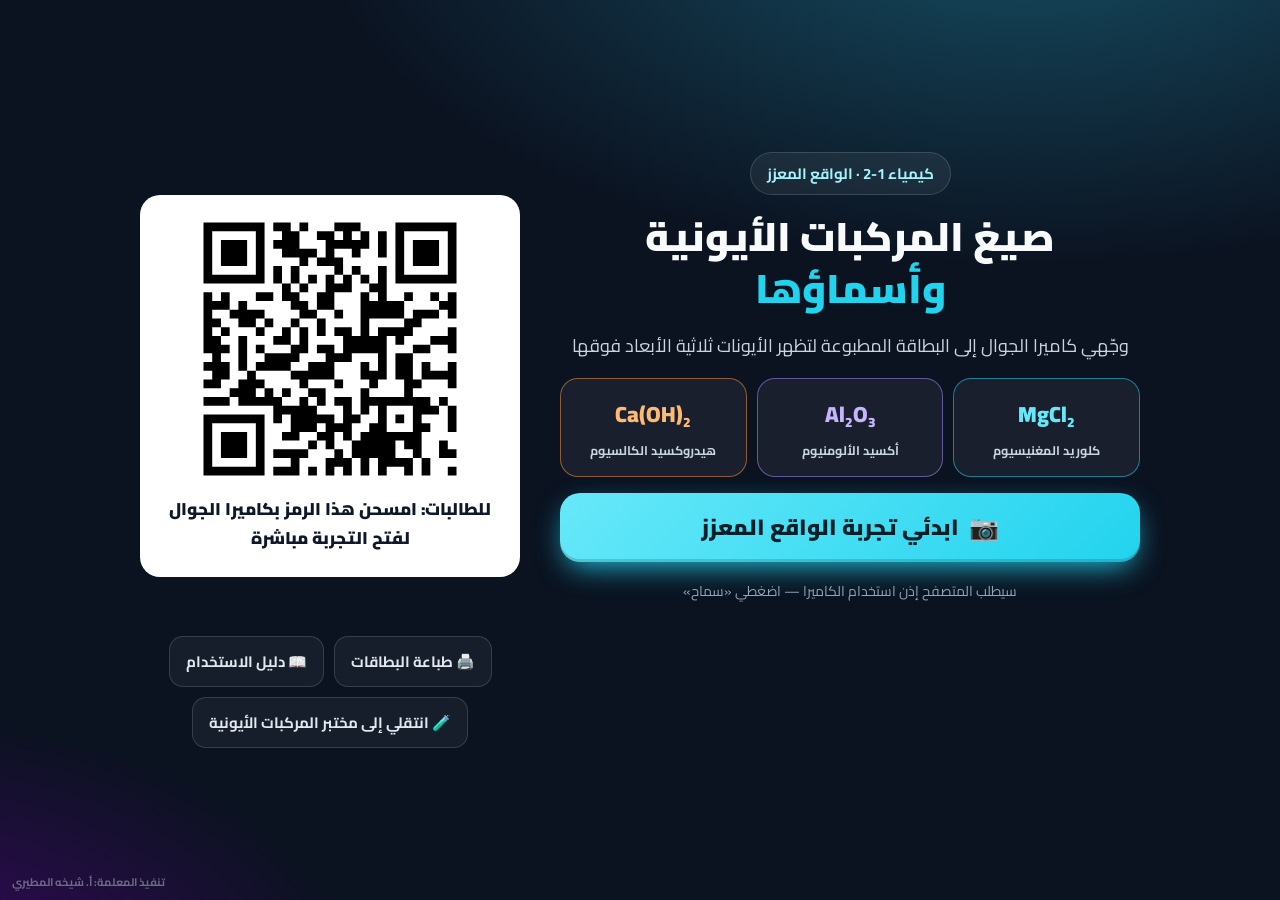
<file: index.html>
<!doctype html>
<html lang="ar" dir="rtl">
<head>
  <meta charset="utf-8">
  <meta name="viewport" content="width=device-width, initial-scale=1, maximum-scale=1, user-scalable=no, viewport-fit=cover">
  <meta name="theme-color" content="#0b1220">
  <title>الواقع المعزز · صيغ المركبات الأيونية</title>
  <link rel="stylesheet" href="lib/style.min.css?v=6">
  <script type="importmap">
  {
    "imports": {
      "three": "./vendor/three/three.module.min.js",
      "three/addons/": "./vendor/three/addons/"
    }
  }
  </script>
  <script>
    /* حماية المحتوى: منع النقر الأيمن والنسخ واختصارات عرض المصدر */
    (function () {
      var stop = function (e) { e.preventDefault(); return false; };
      ['contextmenu', 'copy', 'cut', 'dragstart', 'selectstart'].forEach(function (t) { document.addEventListener(t, stop); });
      document.addEventListener('keydown', function (e) {
        var k = (e.key || '').toLowerCase(), c = e.ctrlKey || e.metaKey;
        if (e.key === 'F12' || (c && ['u', 's', 'p', 'c', 'a'].indexOf(k) > -1) || (c && e.shiftKey && ['i', 'j', 'c', 'k'].indexOf(k) > -1) || (e.metaKey && e.altKey && ['i', 'j', 'c', 'u'].indexOf(k) > -1)) stop(e);
      });
    })();
  </script>
  <style>html,body{-webkit-user-select:none;user-select:none;-webkit-touch-callout:none}img{-webkit-user-drag:none;pointer-events:none}</style>
  <style>
    /* الاسم + إصلاح ظهور الصفحة كاملة على شاشة الحاسب */
    .credit{position:fixed;left:12px;bottom:calc(8px + env(safe-area-inset-bottom,0px));margin:0;font-size:11px;font-weight:700;color:rgba(203,213,225,.45);z-index:21;pointer-events:none}
    .screen{justify-content:flex-start}
    .screen > .intro-card, .screen > .spinner{margin-top:auto}
    .screen > .intro-card:last-child, #loading > p{margin-bottom:auto}
    @media (min-width: 1000px) {
      #intro .intro-card{max-width:1000px;display:grid;grid-template-columns:1fr 380px;column-gap:40px;row-gap:16px;align-items:center}
      #intro .intro-card > *{grid-column:1}
      #intro #qrBox{grid-column:2;grid-row:1 / span 7;flex-direction:column;text-align:center;padding:24px}
      #intro #qrBox #qr svg{width:260px;height:260px}
      #intro .links{grid-column:2;grid-row:8}
      #intro .intro-card h1{font-size:40px}
      #intro .intro-badge{justify-self:center}
    }
  </style>
</head>
<body>

  <!-- ============ شاشة البداية ============ -->
  <section id="intro" class="screen">
    <p class="credit">تنفيذ المعلمة: أ. شيخه المطيري</p>
    <div class="intro-card">
      <div class="intro-badge">كيمياء <bdi dir="ltr">2-1</bdi> · الواقع المعزز</div>
      <h1>صيغ المركبات الأيونية<br><span>وأسماؤها</span></h1>
      <p class="intro-sub">وجّهي كاميرا الجوال إلى البطاقة المطبوعة لتظهر الأيونات ثلاثية الأبعاد فوقها</p>

      <div class="card-list">
        <div class="mini c1"><b dir="ltr">MgCl<sub>2</sub></b><small>كلوريد المغنيسيوم</small></div>
        <div class="mini c2"><b dir="ltr">Al<sub>2</sub>O<sub>3</sub></b><small>أكسيد الألومنيوم</small></div>
        <div class="mini c3"><b dir="ltr">Ca(OH)<sub>2</sub></b><small>هيدروكسيد الكالسيوم</small></div>
      </div>

      <button id="startBtn" class="btn-primary big">
        <span class="ic">📷</span> ابدئي تجربة الواقع المعزز
      </button>
      <p class="note">سيطلب المتصفح إذن استخدام الكاميرا — اضغطي «سماح»</p>
      <div id="qrBox" class="qr hidden">
        <div id="qr"></div>
        <p>للطالبات: امسحن هذا الرمز بكاميرا الجوال لفتح التجربة مباشرة</p>
      </div>
      <div class="links">
        <a href="print.html">🖨️ طباعة البطاقات</a>
        <a href="guide.html">📖 دليل الاستخدام</a>
        <a href="https://ionic-lab-shaikha.netlify.app/">🧪 انتقلي إلى مختبر المركبات الأيونية</a>
      </div>
    </div>
  </section>

  <!-- ============ جاري التحميل ============ -->
  <section id="loading" class="screen hidden">
    <div class="spinner"></div>
    <p>جاري تشغيل الكاميرا وتجهيز التجربة…</p>
  </section>

  <!-- ============ خطأ ============ -->
  <section id="error" class="screen hidden">
    <div class="intro-card">
      <h2>تعذّر تشغيل الكاميرا</h2>
      <p id="errorText" class="intro-sub"></p>
      <button class="btn-primary" onclick="location.reload()">إعادة المحاولة</button>
    </div>
  </section>

  <!-- ============ حاوية الواقع المعزز ============ -->
  <div id="ar"></div>

  <!-- ============ واجهة التجربة ============ -->
  <div id="hud" class="hidden">
    <header class="topbar">
      <div id="cardChip" class="chip">—</div>
      <div id="dots" class="dots"></div>
      <div class="tools">
        <button id="stepBtn" class="icon-btn" title="عرض خطوة بخطوة">⏯</button>
        <button id="resetBtn" class="icon-btn" title="إعادة">↺</button>
        <a href="https://ionic-lab-shaikha.netlify.app/" class="icon-btn" title="مختبر المركبات الأيونية" style="text-decoration:none;display:inline-grid;place-items:center">🧪</a>
      </div>
    </header>

    <!-- إطار البحث عن البطاقة -->
    <div id="scan" class="scan">
      <div class="frame"><i></i><i></i><i></i><i></i><div class="beam"></div></div>
      <p>وجّهي الكاميرا نحو البطاقة المطبوعة<br><small>اجعلي البطاقة كاملة داخل الإطار وفي إضاءة جيدة</small></p>
    </div>

    <!-- اللوحة السفلية -->
    <div id="panel" class="panel">
      <button id="collapseBtn" class="collapse" title="إخفاء/إظهار اللوحة">▾</button>
      <p id="caption" class="caption"></p>

      <div id="mainActions" class="actions">
        <button id="goBtn" class="btn-primary big">⚡ ابدئي التجاذب</button>
      </div>

      <div id="quiz" class="quiz hidden">
        <p id="qText" class="q-text"></p>
        <div id="qOptions" class="options"></div>
        <div id="qResult" class="q-result hidden"></div>
      </div>
    </div>

    <div id="toast" class="toast"></div>
  </div>

  <script type="module" src="lib/app.min.js?v=6"></script>
  <script>
    // يسمح بعمل التجربة دون إنترنت بعد أول فتح
    if ('serviceWorker' in navigator && location.protocol === 'https:') {
      navigator.serviceWorker.register('sw.js').catch(() => {});
    }
  </script>
</body>
</html>
</file>
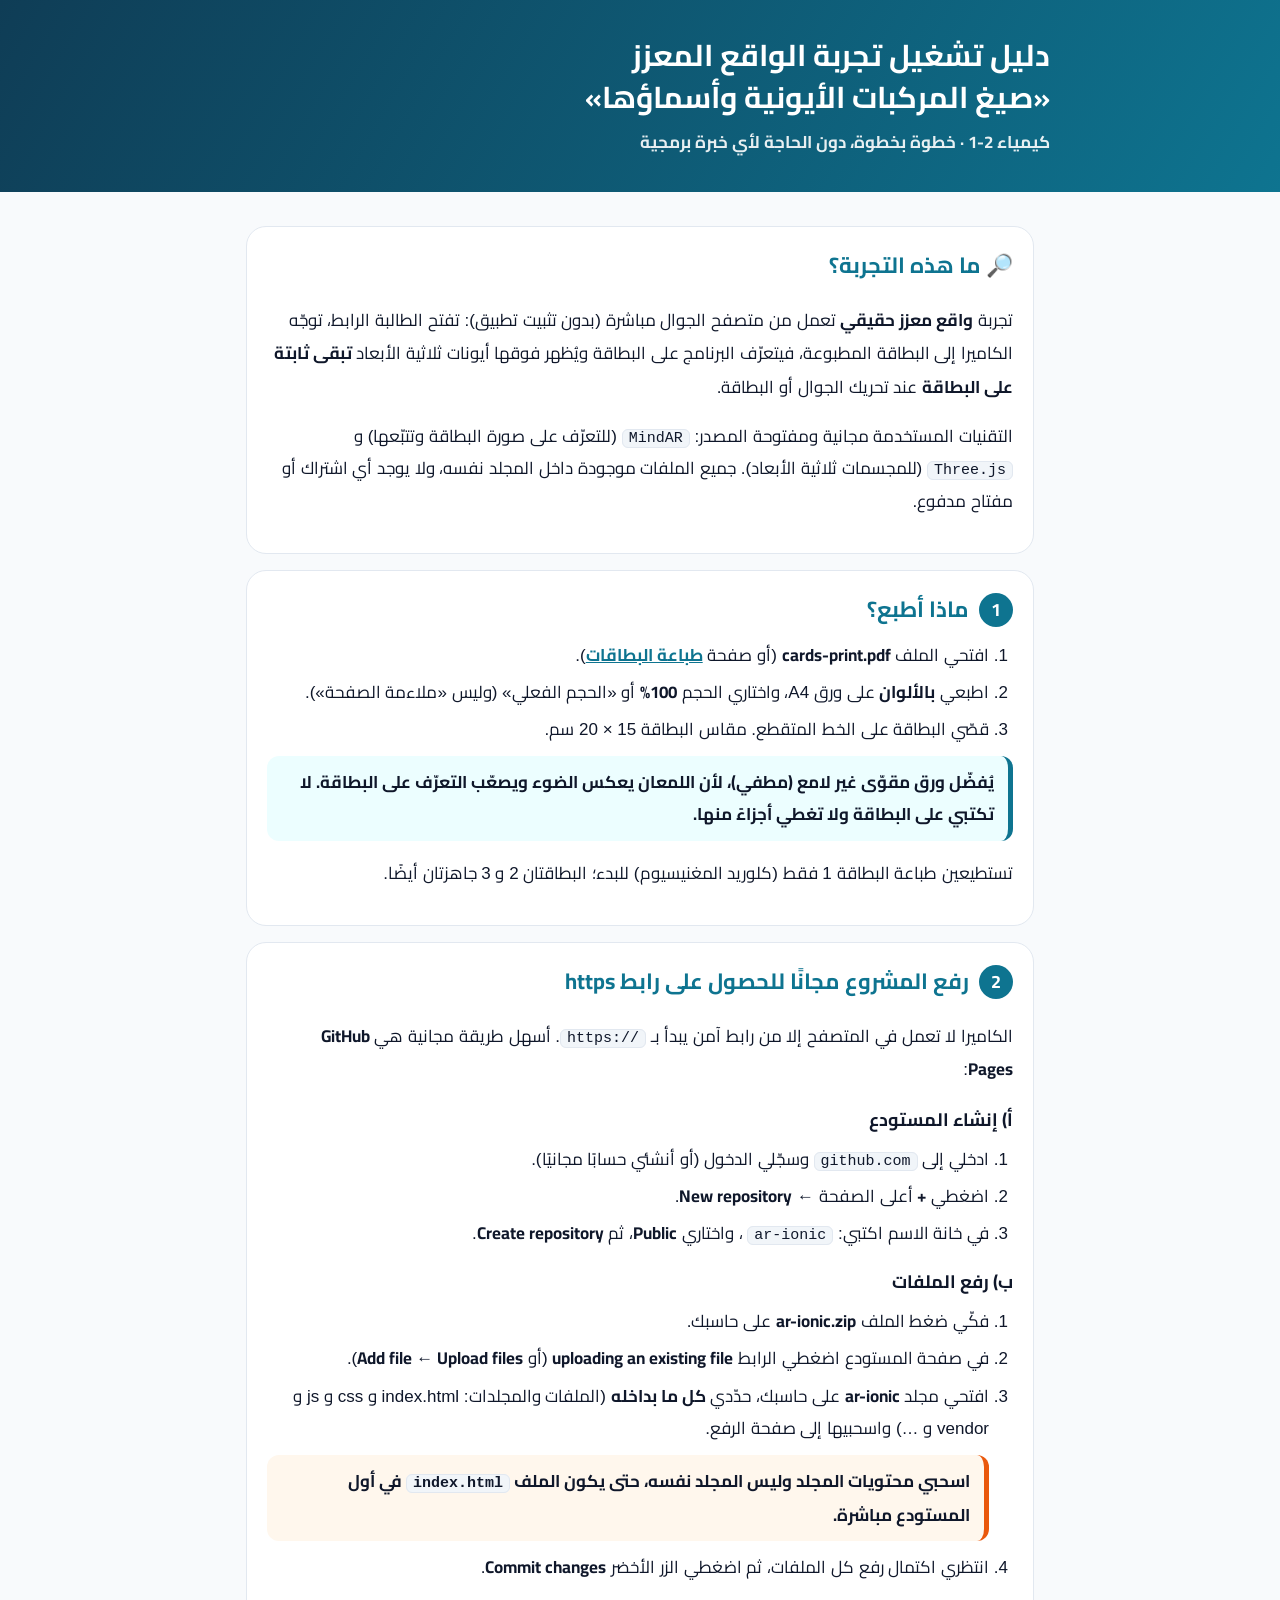
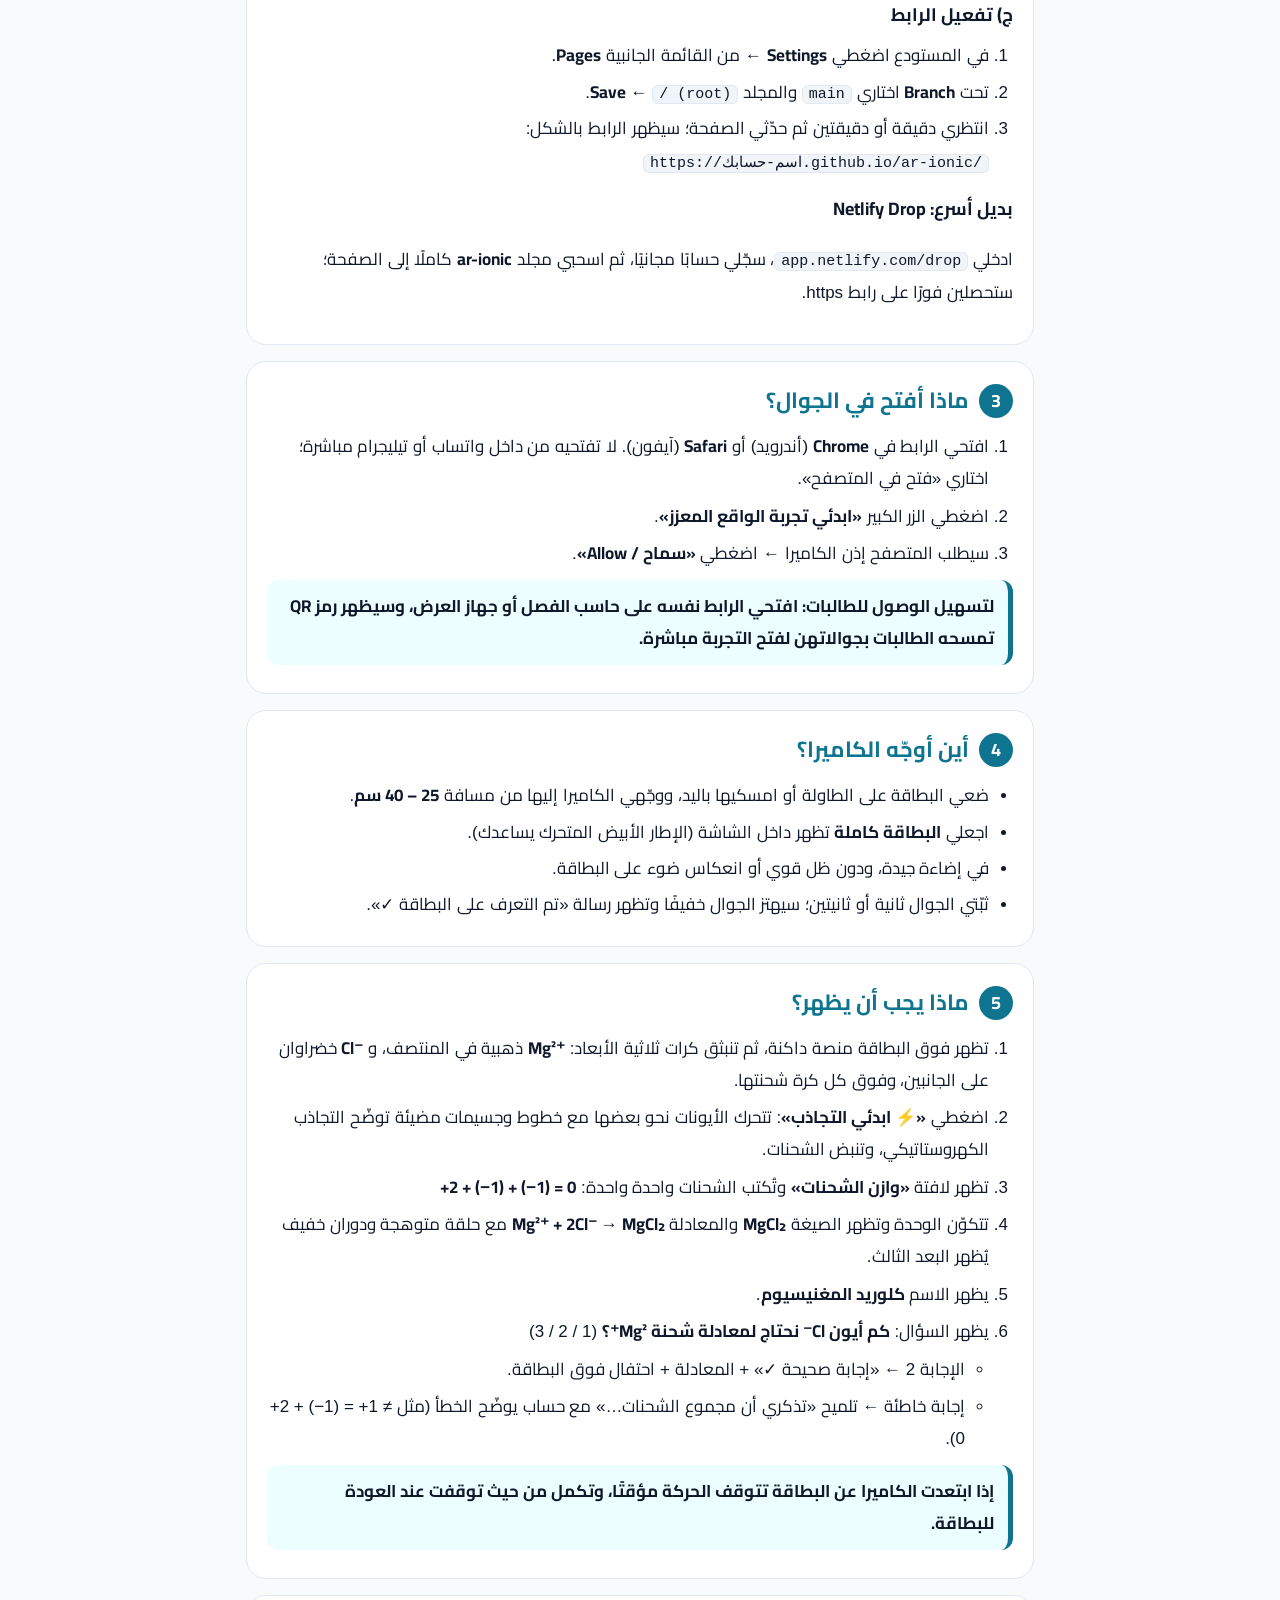
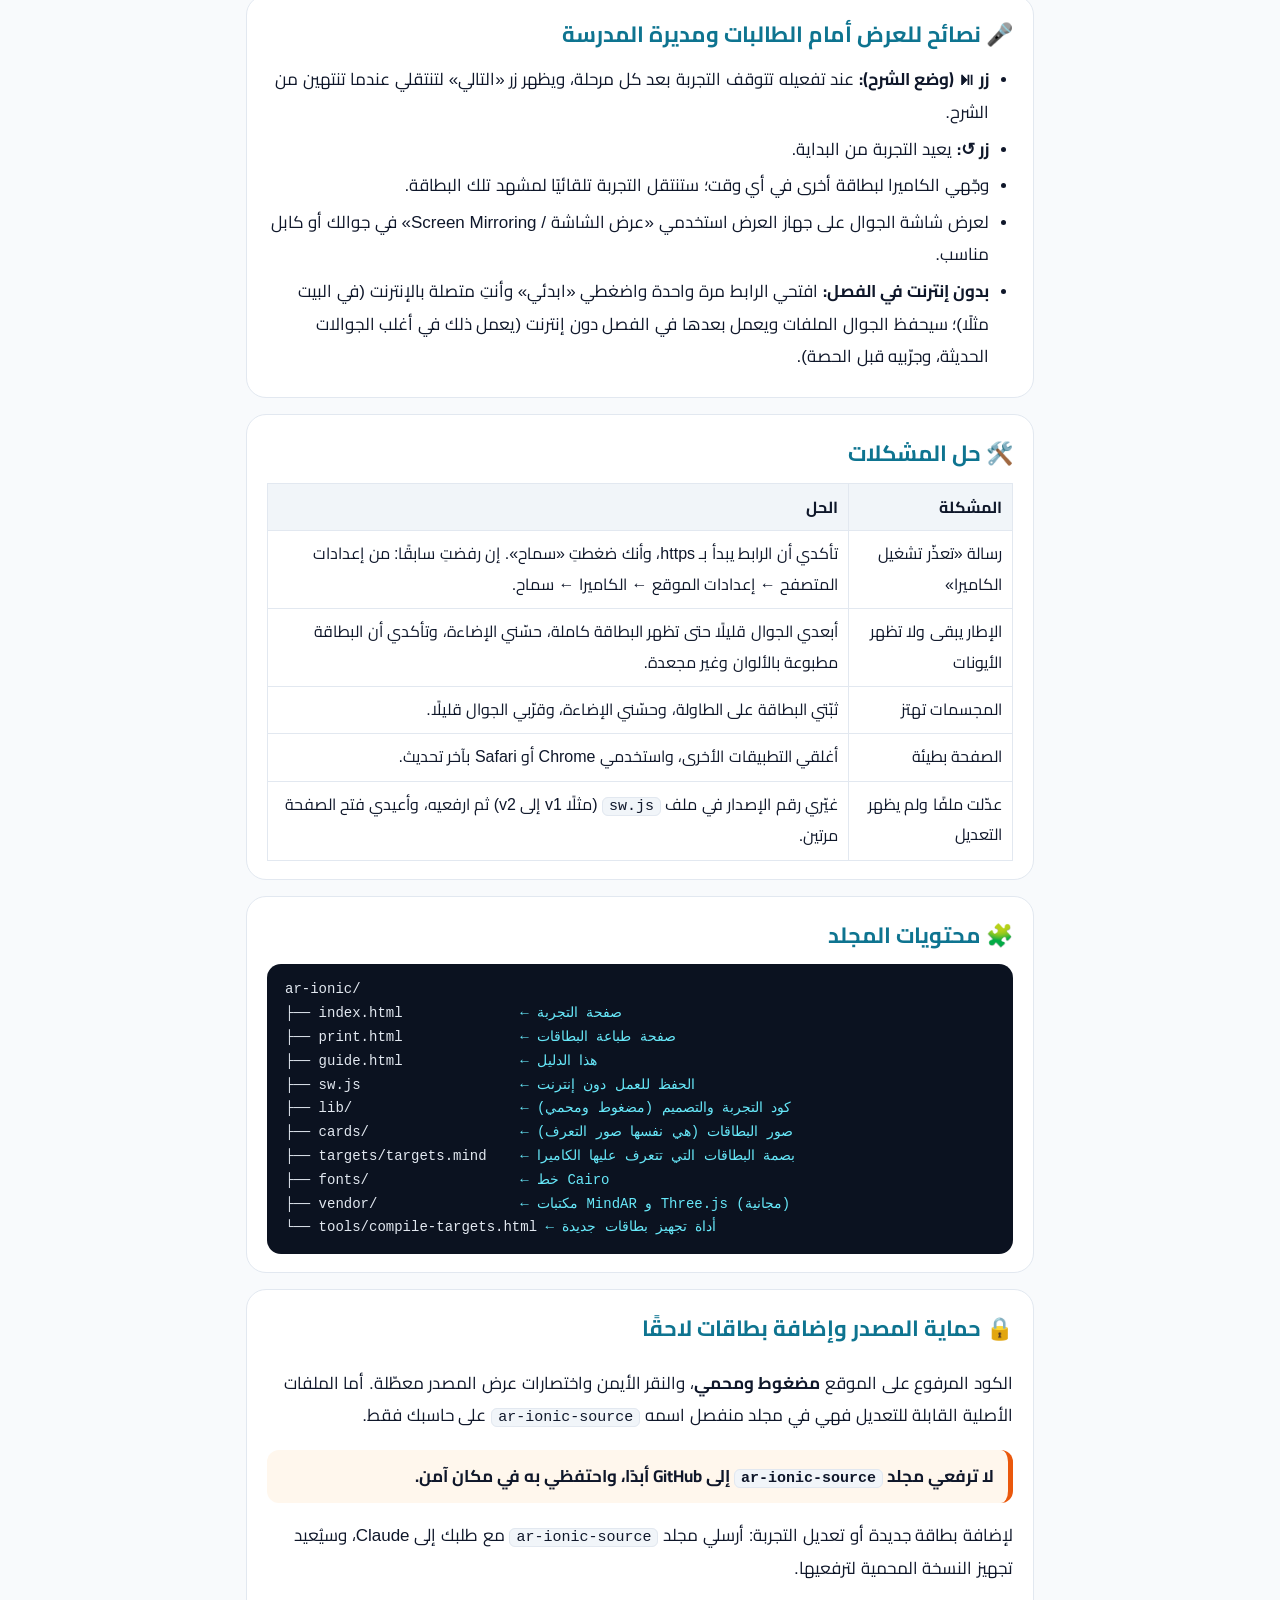
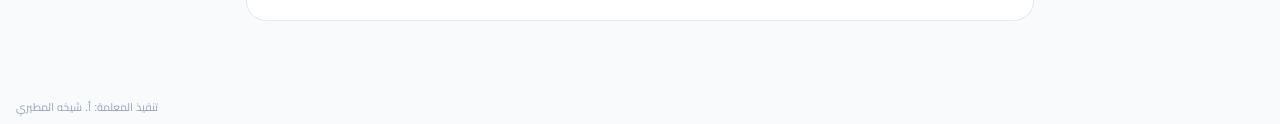
<file: guide.html>
<!doctype html>
<html lang="ar" dir="rtl">
<head>
<meta charset="utf-8">
<meta name="viewport" content="width=device-width, initial-scale=1">
<title>دليل تشغيل تجربة الواقع المعزز</title>
<style>
  @font-face { font-family: Cairo; font-weight: 400; src: url(fonts/cairo-arabic-400-normal.woff2) format('woff2'); unicode-range: U+0600-06FF, U+FB50-FDFF, U+FE70-FEFF; }
  @font-face { font-family: Cairo; font-weight: 700; src: url(fonts/cairo-arabic-700-normal.woff2) format('woff2'); unicode-range: U+0600-06FF, U+FB50-FDFF, U+FE70-FEFF; }
  @font-face { font-family: Cairo; font-weight: 900; src: url(fonts/cairo-arabic-900-normal.woff2) format('woff2'); unicode-range: U+0600-06FF, U+FB50-FDFF, U+FE70-FEFF; }
  @font-face { font-family: Cairo; font-weight: 700; src: url(fonts/cairo-latin-700-normal.woff2) format('woff2'); unicode-range: U+0000-00FF, U+2000-206F; }
  @font-face { font-family: Cairo; font-weight: 900; src: url(fonts/cairo-latin-900-normal.woff2) format('woff2'); unicode-range: U+0000-00FF, U+2000-206F; }
  :root { --ink: #0f172a; --muted: #475569; --line: #e2e8f0; --accent: #0e7490; --soft: #ecfeff; }
  * { box-sizing: border-box; }
  body { margin: 0; font-family: Cairo, sans-serif; color: var(--ink); background: #f8fafc; line-height: 1.9; font-size: 17px; }
  header { background: linear-gradient(120deg, #0f3d56, #0e7490); color: #fff; padding: 34px 18px; }
  header h1 { margin: 0 auto; max-width: 820px; font-size: 30px; line-height: 1.4; }
  header p { margin: 8px auto 0; max-width: 820px; opacity: .9; font-weight: 700; }
  main { max-width: 820px; margin: auto; padding: 18px 16px 60px; }
  section { background: #fff; border: 1px solid var(--line); border-radius: 20px; padding: 18px 20px; margin: 16px 0; }
  h2 { margin: 0 0 8px; font-size: 22px; color: var(--accent); display: flex; align-items: center; gap: 10px; }
  h2 .n { background: var(--accent); color: #fff; width: 34px; height: 34px; border-radius: 50%; display: inline-flex; align-items: center; justify-content: center; font-size: 18px; flex: none; }
  h3 { font-size: 18px; margin: 14px 0 4px; }
  ol, ul { padding-inline-start: 24px; margin: 6px 0; }
  li { margin: 4px 0; }
  code, .k { direction: ltr; unicode-bidi: isolate; font-family: ui-monospace, monospace; background: #f1f5f9; border: 1px solid var(--line); border-radius: 6px; padding: 0 6px; font-size: 15px; }
  .note { background: var(--soft); border-right: 5px solid var(--accent); padding: 10px 14px; border-radius: 12px; margin: 10px 0; font-weight: 700; }
  .warn { background: #fff7ed; border-right-color: #ea580c; }
  table { width: 100%; border-collapse: collapse; margin-top: 8px; font-size: 16px; }
  th, td { border: 1px solid var(--line); padding: 8px 10px; text-align: right; vertical-align: top; }
  th { background: #f1f5f9; }
  .tree { direction: ltr; text-align: left; background: #0b1220; color: #e2e8f0; border-radius: 14px; padding: 14px 18px; font-family: ui-monospace, monospace; font-size: 14px; line-height: 1.7; white-space: pre; overflow-x: auto; }
  .tree .c { color: #67e8f9; }
  a { color: var(--accent); font-weight: 700; }
  @media print { body { background: #fff; } section { break-inside: avoid; } }
</style>
  <script>
    /* حماية المحتوى: منع النقر الأيمن والنسخ واختصارات عرض المصدر */
    (function () {
      var stop = function (e) { e.preventDefault(); return false; };
      ['contextmenu', 'copy', 'cut', 'dragstart', 'selectstart'].forEach(function (t) { document.addEventListener(t, stop); });
      document.addEventListener('keydown', function (e) {
        var k = (e.key || '').toLowerCase(), c = e.ctrlKey || e.metaKey;
        if (e.key === 'F12' || (c && ['u', 's', 'p', 'c', 'a'].indexOf(k) > -1) || (c && e.shiftKey && ['i', 'j', 'c', 'k'].indexOf(k) > -1) || (e.metaKey && e.altKey && ['i', 'j', 'c', 'u'].indexOf(k) > -1)) stop(e);
      });
    })();
  </script>
  <style>html,body{-webkit-user-select:none;user-select:none;-webkit-touch-callout:none}img{-webkit-user-drag:none;pointer-events:none}</style>
</head>
<body>
<header>
  <h1>دليل تشغيل تجربة الواقع المعزز<br>«صيغ المركبات الأيونية وأسماؤها»</h1>
  <p>كيمياء 2-1 · خطوة بخطوة، دون الحاجة لأي خبرة برمجية</p>
</header>
<main>

<section>
  <h2>🔎 ما هذه التجربة؟</h2>
  <p>تجربة <b>واقع معزز حقيقي</b> تعمل من متصفح الجوال مباشرة (بدون تثبيت تطبيق): تفتح الطالبة الرابط، توجّه الكاميرا إلى البطاقة المطبوعة، فيتعرّف البرنامج على البطاقة ويُظهر فوقها أيونات ثلاثية الأبعاد <b>تبقى ثابتة على البطاقة</b> عند تحريك الجوال أو البطاقة.</p>
  <p>التقنيات المستخدمة مجانية ومفتوحة المصدر: <span class="k">MindAR</span> (للتعرّف على صورة البطاقة وتتبّعها) و <span class="k">Three.js</span> (للمجسمات ثلاثية الأبعاد). جميع الملفات موجودة داخل المجلد نفسه، ولا يوجد أي اشتراك أو مفتاح مدفوع.</p>
</section>

<section>
  <h2><span class="n">1</span> ماذا أطبع؟</h2>
  <ol>
    <li>افتحي الملف <b>cards-print.pdf</b> (أو صفحة <a href="print.html">طباعة البطاقات</a>).</li>
    <li>اطبعي <b>بالألوان</b> على ورق A4، واختاري الحجم <b>100%</b> أو «الحجم الفعلي» (وليس «ملاءمة الصفحة»).</li>
    <li>قصّي البطاقة على الخط المتقطع. مقاس البطاقة 15 × 20 سم.</li>
  </ol>
  <div class="note">يُفضّل ورق مقوّى <b>غير لامع</b> (مطفي)، لأن اللمعان يعكس الضوء ويصعّب التعرّف على البطاقة. لا تكتبي على البطاقة ولا تغطي أجزاءً منها.</div>
  <p>تستطيعين طباعة البطاقة 1 فقط (كلوريد المغنيسيوم) للبدء؛ البطاقتان 2 و 3 جاهزتان أيضًا.</p>
</section>

<section>
  <h2><span class="n">2</span> رفع المشروع مجانًا للحصول على رابط https</h2>
  <p>الكاميرا لا تعمل في المتصفح إلا من رابط آمن يبدأ بـ <span class="k">https://</span>. أسهل طريقة مجانية هي <b>GitHub Pages</b>:</p>
  <h3>أ) إنشاء المستودع</h3>
  <ol>
    <li>ادخلي إلى <span class="k">github.com</span> وسجّلي الدخول (أو أنشئي حسابًا مجانيًا).</li>
    <li>اضغطي <b>+</b> أعلى الصفحة ← <b>New repository</b>.</li>
    <li>في خانة الاسم اكتبي: <span class="k">ar-ionic</span> ، واختاري <b>Public</b>، ثم <b>Create repository</b>.</li>
  </ol>
  <h3>ب) رفع الملفات</h3>
  <ol>
    <li>فكّي ضغط الملف <b>ar-ionic.zip</b> على حاسبك.</li>
    <li>في صفحة المستودع اضغطي الرابط <b>uploading an existing file</b> (أو <b>Add file ← Upload files</b>).</li>
    <li>افتحي مجلد <b>ar-ionic</b> على حاسبك، حدّدي <b>كل ما بداخله</b> (الملفات والمجلدات: index.html و css و js و vendor و …) واسحبيها إلى صفحة الرفع.
      <div class="note warn">اسحبي <b>محتويات</b> المجلد وليس المجلد نفسه، حتى يكون الملف <span class="k">index.html</span> في أول المستودع مباشرة.</div></li>
    <li>انتظري اكتمال رفع كل الملفات، ثم اضغطي الزر الأخضر <b>Commit changes</b>.</li>
  </ol>
  <h3>ج) تفعيل الرابط</h3>
  <ol>
    <li>في المستودع اضغطي <b>Settings</b> ← من القائمة الجانبية <b>Pages</b>.</li>
    <li>تحت <b>Branch</b> اختاري <span class="k">main</span> والمجلد <span class="k">/ (root)</span> ← <b>Save</b>.</li>
    <li>انتظري دقيقة أو دقيقتين ثم حدّثي الصفحة؛ سيظهر الرابط بالشكل:<br>
      <span class="k">https://اسم-حسابك.github.io/ar-ionic/</span></li>
  </ol>
  <h3>بديل أسرع: Netlify Drop</h3>
  <p>ادخلي <span class="k">app.netlify.com/drop</span>، سجّلي حسابًا مجانيًا، ثم اسحبي مجلد <b>ar-ionic</b> كاملًا إلى الصفحة؛ ستحصلين فورًا على رابط https.</p>
</section>

<section>
  <h2><span class="n">3</span> ماذا أفتح في الجوال؟</h2>
  <ol>
    <li>افتحي الرابط في <b>Chrome</b> (أندرويد) أو <b>Safari</b> (آيفون). لا تفتحيه من داخل واتساب أو تيليجرام مباشرة؛ اختاري «فتح في المتصفح».</li>
    <li>اضغطي الزر الكبير <b>«ابدئي تجربة الواقع المعزز»</b>.</li>
    <li>سيطلب المتصفح إذن الكاميرا ← اضغطي <b>«سماح / Allow»</b>.</li>
  </ol>
  <div class="note">لتسهيل الوصول للطالبات: افتحي الرابط نفسه على حاسب الفصل أو جهاز العرض، وسيظهر <b>رمز QR</b> تمسحه الطالبات بجوالاتهن لفتح التجربة مباشرة.</div>
</section>

<section>
  <h2><span class="n">4</span> أين أوجّه الكاميرا؟</h2>
  <ul>
    <li>ضعي البطاقة على الطاولة أو امسكيها باليد، ووجّهي الكاميرا إليها من مسافة <b>25 – 40 سم</b>.</li>
    <li>اجعلي <b>البطاقة كاملة</b> تظهر داخل الشاشة (الإطار الأبيض المتحرك يساعدك).</li>
    <li>في إضاءة جيدة، ودون ظل قوي أو انعكاس ضوء على البطاقة.</li>
    <li>ثبّتي الجوال ثانية أو ثانيتين؛ سيهتز الجوال خفيفًا وتظهر رسالة «تم التعرف على البطاقة ✓».</li>
  </ul>
</section>

<section>
  <h2><span class="n">5</span> ماذا يجب أن يظهر؟</h2>
  <ol>
    <li>تظهر فوق البطاقة منصة داكنة، ثم تنبثق كرات ثلاثية الأبعاد: <b dir="ltr">Mg²⁺</b> ذهبية في المنتصف، و <b dir="ltr">Cl⁻</b> خضراوان على الجانبين، وفوق كل كرة شحنتها.</li>
    <li>اضغطي <b>«⚡ ابدئي التجاذب»</b>: تتحرك الأيونات نحو بعضها مع خطوط وجسيمات مضيئة توضّح التجاذب الكهروستاتيكي، وتنبض الشحنات.</li>
    <li>تظهر لافتة <b>«وازن الشحنات»</b> وتُكتب الشحنات واحدة واحدة: <b dir="ltr">+2 + (−1) + (−1) = 0</b></li>
    <li>تتكوّن الوحدة وتظهر الصيغة <b dir="ltr">MgCl₂</b> والمعادلة <b dir="ltr">Mg²⁺ + 2Cl⁻ → MgCl₂</b> مع حلقة متوهجة ودوران خفيف يُظهر البعد الثالث.</li>
    <li>يظهر الاسم <b>كلوريد المغنيسيوم</b>.</li>
    <li>يظهر السؤال: <b>كم أيون Cl⁻ نحتاج لمعادلة شحنة Mg²⁺؟</b> (1 / 2 / 3)
      <ul>
        <li>الإجابة 2 ← «إجابة صحيحة ✓» + المعادلة + احتفال فوق البطاقة.</li>
        <li>إجابة خاطئة ← تلميح «تذكري أن مجموع الشحنات…» مع حساب يوضّح الخطأ (مثل <span dir="ltr">+2 + (−1) = +1 ≠ 0</span>).</li>
      </ul>
    </li>
  </ol>
  <div class="note">إذا ابتعدت الكاميرا عن البطاقة تتوقف الحركة مؤقتًا، وتكمل من حيث توقفت عند العودة للبطاقة.</div>
</section>

<section>
  <h2>🎤 نصائح للعرض أمام الطالبات ومديرة المدرسة</h2>
  <ul>
    <li><b>زر ⏯ (وضع الشرح):</b> عند تفعيله تتوقف التجربة بعد كل مرحلة، ويظهر زر «التالي» لتنتقلي عندما تنتهين من الشرح.</li>
    <li><b>زر ↺:</b> يعيد التجربة من البداية.</li>
    <li>وجّهي الكاميرا لبطاقة أخرى في أي وقت؛ ستنتقل التجربة تلقائيًا لمشهد تلك البطاقة.</li>
    <li>لعرض شاشة الجوال على جهاز العرض استخدمي «عرض الشاشة / Screen Mirroring» في جوالك أو كابل مناسب.</li>
    <li><b>بدون إنترنت في الفصل:</b> افتحي الرابط مرة واحدة واضغطي «ابدئي» وأنتِ متصلة بالإنترنت (في البيت مثلًا)؛ سيحفظ الجوال الملفات ويعمل بعدها في الفصل دون إنترنت (يعمل ذلك في أغلب الجوالات الحديثة، وجرّبيه قبل الحصة).</li>
  </ul>
</section>

<section>
  <h2>🛠️ حل المشكلات</h2>
  <table>
    <tr><th>المشكلة</th><th>الحل</th></tr>
    <tr><td>رسالة «تعذّر تشغيل الكاميرا»</td><td>تأكدي أن الرابط يبدأ بـ https، وأنك ضغطتِ «سماح». إن رفضتِ سابقًا: من إعدادات المتصفح ← إعدادات الموقع ← الكاميرا ← سماح.</td></tr>
    <tr><td>الإطار يبقى ولا تظهر الأيونات</td><td>أبعدي الجوال قليلًا حتى تظهر البطاقة كاملة، حسّني الإضاءة، وتأكدي أن البطاقة مطبوعة بالألوان وغير مجعدة.</td></tr>
    <tr><td>المجسمات تهتز</td><td>ثبّتي البطاقة على الطاولة، وحسّني الإضاءة، وقرّبي الجوال قليلًا.</td></tr>
    <tr><td>الصفحة بطيئة</td><td>أغلقي التطبيقات الأخرى، واستخدمي Chrome أو Safari بآخر تحديث.</td></tr>
    <tr><td>عدّلت ملفًا ولم يظهر التعديل</td><td>غيّري رقم الإصدار في ملف <span class="k">sw.js</span> (مثلًا v1 إلى v2) ثم ارفعيه، وأعيدي فتح الصفحة مرتين.</td></tr>
  </table>
</section>

<section>
  <h2>🧩 محتويات المجلد</h2>
<div class="tree">ar-ionic/
├── index.html              <span class="c">← صفحة التجربة</span>
├── print.html              <span class="c">← صفحة طباعة البطاقات</span>
├── guide.html              <span class="c">← هذا الدليل</span>
├── sw.js                   <span class="c">← الحفظ للعمل دون إنترنت</span>
├── lib/                    <span class="c">← كود التجربة والتصميم (مضغوط ومحمي)</span>
├── cards/                  <span class="c">← صور البطاقات (هي نفسها صور التعرف)</span>
├── targets/targets.mind    <span class="c">← بصمة البطاقات التي تتعرف عليها الكاميرا</span>
├── fonts/                  <span class="c">← خط Cairo</span>
├── vendor/                 <span class="c">← مكتبات MindAR و Three.js (مجانية)</span>
└── tools/compile-targets.html <span class="c">← أداة تجهيز بطاقات جديدة</span></div>
</section>

<section>
  <h2>🔒 حماية المصدر وإضافة بطاقات لاحقًا</h2>
  <p>الكود المرفوع على الموقع <b>مضغوط ومحمي</b>، والنقر الأيمن واختصارات عرض المصدر معطّلة. أما الملفات الأصلية القابلة للتعديل فهي في مجلد منفصل اسمه <span class="k">ar-ionic-source</span> على حاسبك فقط.</p>
  <div class="note warn">لا ترفعي مجلد <span class="k">ar-ionic-source</span> إلى GitHub أبدًا، واحتفظي به في مكان آمن.</div>
  <p>لإضافة بطاقة جديدة أو تعديل التجربة: أرسلي مجلد <span class="k">ar-ionic-source</span> مع طلبك إلى Claude، وسيُعيد تجهيز النسخة المحمية لترفعيها.</p>
</section>

</main>
<p style="text-align:left;font-size:11px;color:#94a3b8;margin:0 16px 12px">تنفيذ المعلمة: أ. شيخه المطيري</p>
</body>
</html>
</file>
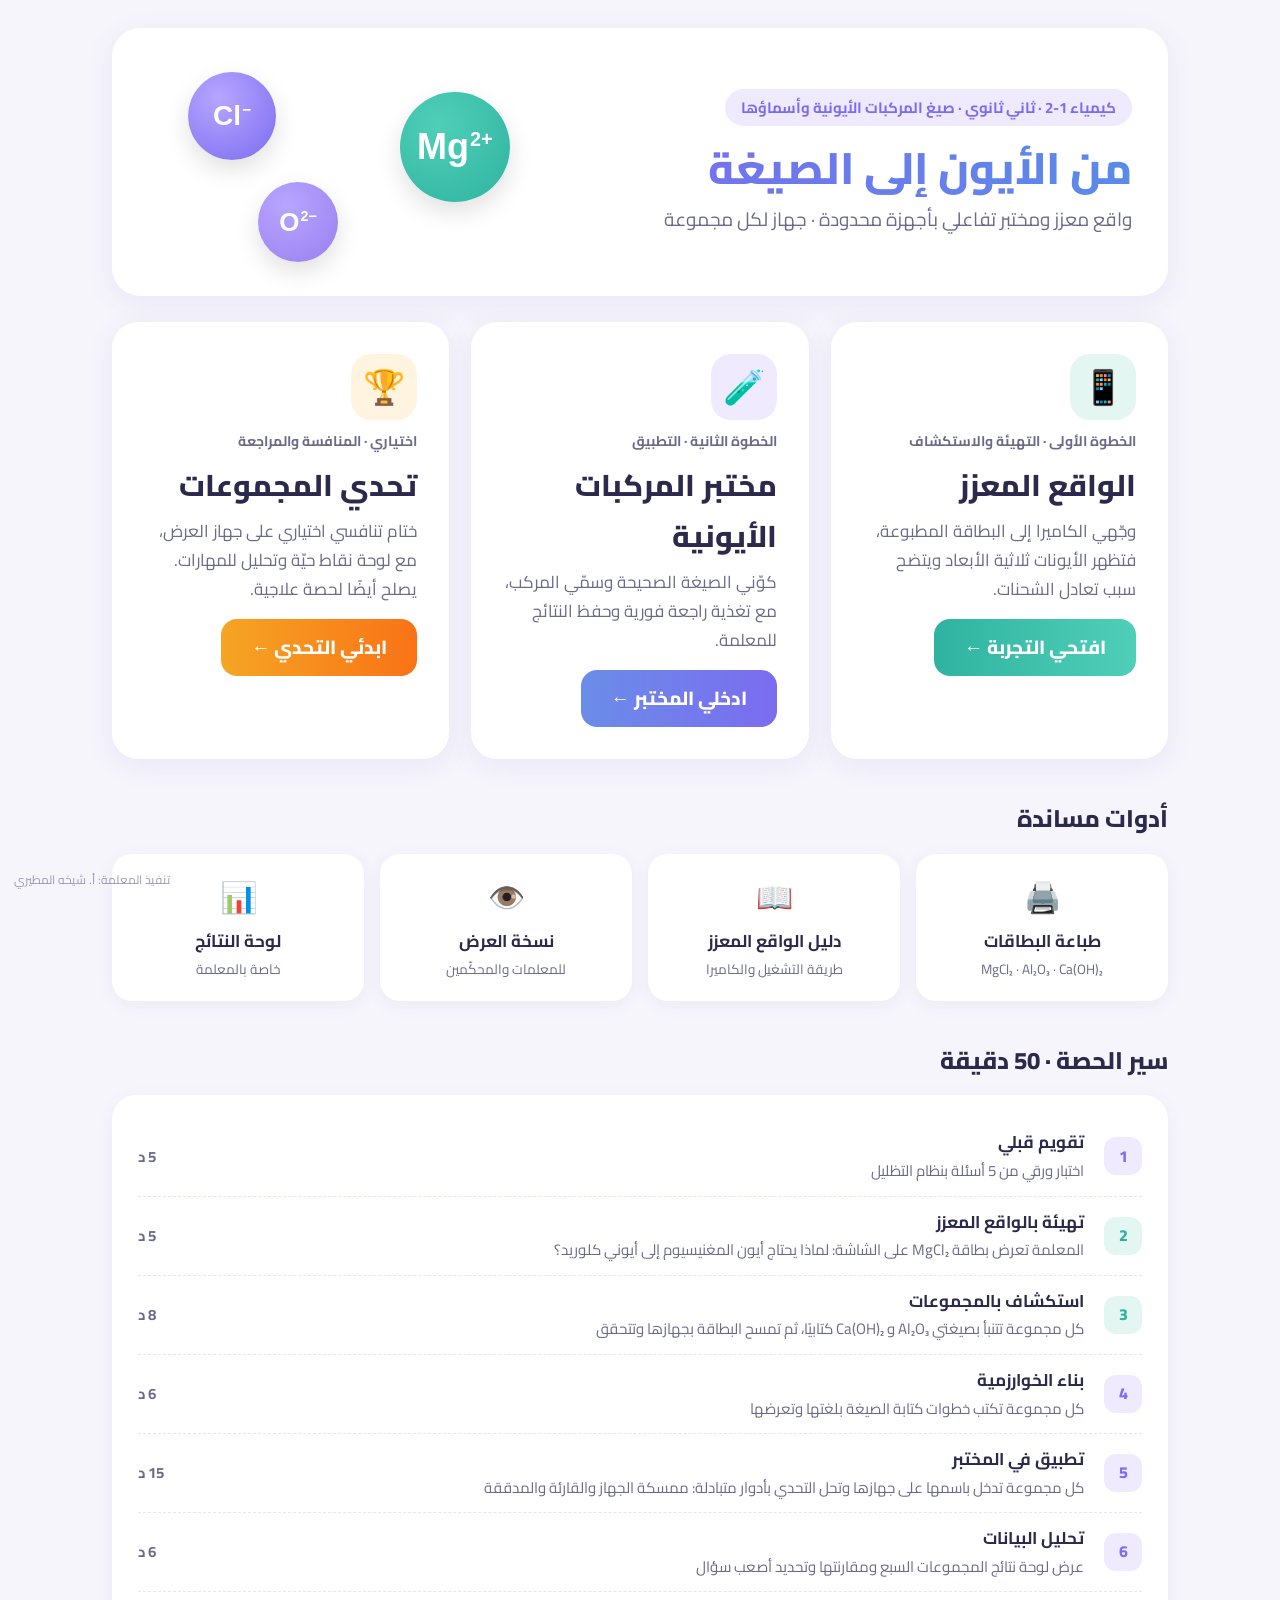
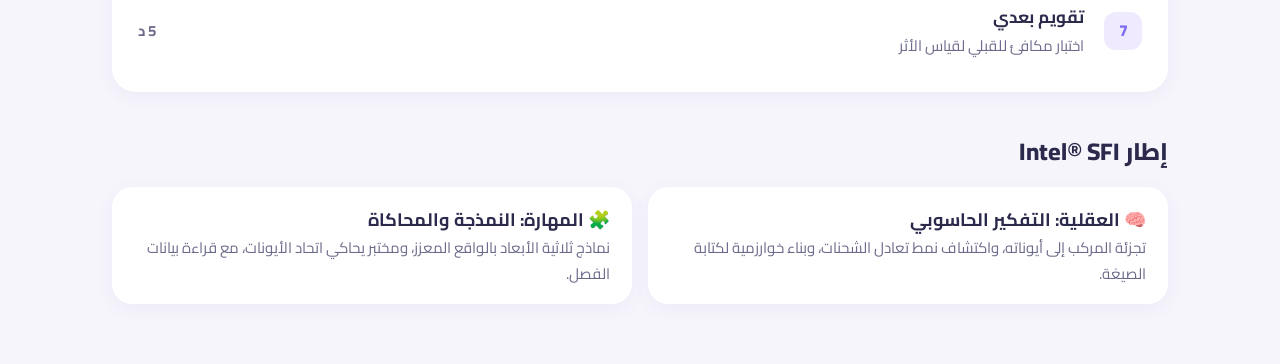
<file: hub.html>
<!DOCTYPE html>
<html lang="ar" dir="rtl">
<head>
<meta charset="UTF-8">
<meta name="viewport" content="width=device-width, initial-scale=1.0">
<title>من الأيون إلى الصيغة · حزمة المركبات الأيونية</title>
<link rel="preconnect" href="https://fonts.googleapis.com">
<link href="https://fonts.googleapis.com/css2?family=Cairo:wght@400;600;700;800&display=swap" rel="stylesheet">
<style>
  :root{
    --ink:#2b2a4c; --muted:#6b6a8a; --bg:#f6f5fc; --card:#ffffff;
    --violet:#7b6cf0; --violet2:#9a7ff0; --teal:#2fb3a0; --teal2:#4fcfb8;
    --soft-v:#efeafd; --soft-t:#e3f6f2; --line:#e6e3f5;
  }
  *{box-sizing:border-box;margin:0;padding:0}
  body{font-family:"Cairo",Tahoma,Arial,sans-serif;background:var(--bg);color:var(--ink);min-height:100vh;line-height:1.7}
  .wrap{max-width:1100px;margin:0 auto;padding:28px 22px 60px}
  .chip{display:inline-block;background:var(--soft-v);color:var(--violet);font-weight:700;font-size:15px;padding:6px 16px;border-radius:999px}
  header{background:var(--card);border-radius:28px;padding:34px 36px;box-shadow:0 6px 30px rgba(80,70,160,.08);display:grid;grid-template-columns:1.4fr 1fr;gap:20px;align-items:center}
  h1{font-size:44px;font-weight:800;line-height:1.3;margin:14px 0 6px;background:linear-gradient(90deg,var(--violet),#5a8be8);-webkit-background-clip:text;background-clip:text;color:transparent}
  .sub{font-size:19px;color:var(--muted)}
  .ions{position:relative;height:200px}
  .ion{position:absolute;border-radius:50%;display:flex;align-items:center;justify-content:center;color:#fff;font-weight:800;font-family:Arial,sans-serif;box-shadow:0 10px 24px rgba(0,0,0,.12);animation:float 5s ease-in-out infinite}
  .ion sup{font-size:.55em;margin-inline-start:1px}
  .i1{width:110px;height:110px;font-size:36px;background:radial-gradient(circle at 35% 30%,var(--teal2),var(--teal));top:30px;right:40px}
  .i2{width:88px;height:88px;font-size:28px;background:radial-gradient(circle at 35% 30%,#b7a6ff,var(--violet));top:10px;left:40px;animation-delay:-1.5s}
  .i3{width:80px;height:80px;font-size:26px;background:radial-gradient(circle at 35% 30%,#b7a6ff,var(--violet2));bottom:0;left:110px;animation-delay:-3s}
  @keyframes float{50%{transform:translateY(-10px)}}
  .ion span{direction:ltr}

  .big{display:grid;grid-template-columns:repeat(3,1fr);gap:22px;margin-top:26px}
  .bigcard{display:block;text-decoration:none;color:inherit;background:var(--card);border-radius:26px;padding:30px;box-shadow:0 6px 30px rgba(80,70,160,.08);border:2px solid transparent;transition:.2s}
  .bigcard:hover{transform:translateY(-4px);border-color:var(--violet)}
  .step{font-size:14px;font-weight:700;color:var(--muted)}
  .bigcard h2{font-size:30px;font-weight:800;margin:6px 0}
  .bigcard p{color:var(--muted);font-size:17px}
  .icon{width:66px;height:66px;border-radius:20px;display:flex;align-items:center;justify-content:center;font-size:34px;margin-bottom:10px}
  .ar .icon{background:var(--soft-t)} .lab .icon{background:var(--soft-v)}
  .btn{display:inline-block;margin-top:16px;color:#fff;font-weight:800;font-size:19px;padding:12px 30px;border-radius:16px}
  .ar .btn{background:linear-gradient(90deg,var(--teal),var(--teal2))}
  .lab .btn{background:linear-gradient(90deg,#6a8de8,var(--violet))}
  .team .icon{background:#fff4e0} .team .btn{background:linear-gradient(90deg,#f5a524,#f97316)}

  h3{font-size:24px;font-weight:800;margin:40px 0 14px}
  .small{display:grid;grid-template-columns:repeat(4,1fr);gap:16px}
  .sc{background:var(--card);border-radius:20px;padding:18px;text-decoration:none;color:inherit;box-shadow:0 4px 18px rgba(80,70,160,.06);transition:.2s;text-align:center}
  .sc:hover{transform:translateY(-3px)}
  .sc .e{font-size:30px} .sc b{display:block;font-size:17px;margin-top:4px} .sc small{color:var(--muted);font-size:13.5px}

  .flow{background:var(--card);border-radius:24px;padding:22px 26px;box-shadow:0 4px 18px rgba(80,70,160,.06)}
  .row{display:grid;grid-template-columns:44px 1fr auto;gap:14px;align-items:center;padding:11px 0;border-bottom:1px dashed var(--line)}
  .row:last-child{border-bottom:0}
  .num{width:38px;height:38px;border-radius:12px;background:var(--soft-v);color:var(--violet);font-weight:800;display:flex;align-items:center;justify-content:center}
  .row.t .num{background:var(--soft-t);color:var(--teal)}
  .row b{font-size:17px} .row span{color:var(--muted);font-size:15px}
  .min{font-weight:700;color:var(--muted);font-size:15px;white-space:nowrap}

  .sfi{display:grid;grid-template-columns:1fr 1fr;gap:16px}
  .sfi div{background:var(--card);border-radius:20px;padding:18px 22px;box-shadow:0 4px 18px rgba(80,70,160,.06)}
  .sfi b{font-size:18px} .sfi p{color:var(--muted);font-size:15px}
  .credit{position:fixed;bottom:10px;left:14px;font-size:12px;color:#9a99b5}
  @media (max-width:820px){
    header{grid-template-columns:1fr} .ions{display:none} h1{font-size:34px}
    .big,.sfi{grid-template-columns:1fr} .small{grid-template-columns:1fr 1fr}
  }
</style>
</head>
<body>
<div class="wrap">

  <header>
    <div>
      <span class="chip">كيمياء <bdi dir="ltr">2-1</bdi> · ثاني ثانوي · صيغ المركبات الأيونية وأسماؤها</span>
      <h1>من الأيون إلى الصيغة</h1>
      <p class="sub">واقع معزز ومختبر تفاعلي بأجهزة محدودة · جهاز لكل مجموعة</p>
    </div>
    <div class="ions" aria-hidden="true">
      <div class="ion i1"><span>Mg<sup>2+</sup></span></div>
      <div class="ion i2"><span>Cl<sup>−</sup></span></div>
      <div class="ion i3"><span>O<sup>2−</sup></span></div>
    </div>
  </header>

  <div class="big">
    <a class="bigcard ar" href="https://shaikhah-chem.github.io/ar-ionic/" target="_blank" rel="noopener">
      <div class="icon">📱</div>
      <div class="step">الخطوة الأولى · التهيئة والاستكشاف</div>
      <h2>الواقع المعزز</h2>
      <p>وجّهي الكاميرا إلى البطاقة المطبوعة، فتظهر الأيونات ثلاثية الأبعاد ويتضح سبب تعادل الشحنات.</p>
      <span class="btn">افتحي التجربة ←</span>
    </a>
    <a class="bigcard lab" href="https://ionic-lab-shaikha.netlify.app" target="_blank" rel="noopener">
      <div class="icon">🧪</div>
      <div class="step">الخطوة الثانية · التطبيق</div>
      <h2>مختبر المركبات الأيونية</h2>
      <p>كوّني الصيغة الصحيحة وسمّي المركب، مع تغذية راجعة فورية وحفظ النتائج للمعلمة.</p>
      <span class="btn">ادخلي المختبر ←</span>
    </a>
    <a class="bigcard team" href="team.html" target="_blank" rel="noopener">
      <div class="icon">🏆</div>
      <div class="step">اختياري · المنافسة والمراجعة</div>
      <h2>تحدي المجموعات</h2>
      <p>ختام تنافسي اختياري على جهاز العرض، مع لوحة نقاط حيّة وتحليل للمهارات. يصلح أيضًا لحصة علاجية.</p>
      <span class="btn">ابدئي التحدي ←</span>
    </a>
  </div>

  <h3>أدوات مساندة</h3>
  <div class="small">
    <a class="sc" href="https://shaikhah-chem.github.io/ar-ionic/print.html" target="_blank" rel="noopener"><div class="e">🖨️</div><b>طباعة البطاقات</b><small>MgCl₂ · Al₂O₃ · Ca(OH)₂</small></a>
    <a class="sc" href="https://shaikhah-chem.github.io/ar-ionic/guide.html" target="_blank" rel="noopener"><div class="e">📖</div><b>دليل الواقع المعزز</b><small>طريقة التشغيل والكاميرا</small></a>
    <a class="sc" href="https://ionic-lab-shaikha.netlify.app/demo.html" target="_blank" rel="noopener"><div class="e">👁️</div><b>نسخة العرض</b><small>للمعلمات والمحكّمين</small></a>
    <a class="sc" href="https://ionic-lab-shaikha.netlify.app/teacher.html" target="_blank" rel="noopener"><div class="e">📊</div><b>لوحة النتائج</b><small>خاصة بالمعلمة</small></a>
  </div>

  <h3>سير الحصة · 50 دقيقة</h3>
  <div class="flow">
    <div class="row"><div class="num">1</div><div><b>تقويم قبلي</b><br><span>اختبار ورقي من 5 أسئلة بنظام التظليل</span></div><div class="min">5 د</div></div>
    <div class="row t"><div class="num">2</div><div><b>تهيئة بالواقع المعزز</b><br><span>المعلمة تعرض بطاقة MgCl₂ على الشاشة: لماذا يحتاج أيون المغنيسيوم إلى أيوني كلوريد؟</span></div><div class="min">5 د</div></div>
    <div class="row t"><div class="num">3</div><div><b>استكشاف بالمجموعات</b><br><span>كل مجموعة تتنبأ بصيغتي Al₂O₃ و Ca(OH)₂ كتابيًا، ثم تمسح البطاقة بجهازها وتتحقق</span></div><div class="min">8 د</div></div>
    <div class="row"><div class="num">4</div><div><b>بناء الخوارزمية</b><br><span>كل مجموعة تكتب خطوات كتابة الصيغة بلغتها وتعرضها</span></div><div class="min">6 د</div></div>
    <div class="row"><div class="num">5</div><div><b>تطبيق في المختبر</b><br><span>كل مجموعة تدخل باسمها على جهازها وتحل التحدي بأدوار متبادلة: ممسكة الجهاز والقارئة والمدققة</span></div><div class="min">15 د</div></div>
    <div class="row"><div class="num">6</div><div><b>تحليل البيانات</b><br><span>عرض لوحة نتائج المجموعات السبع ومقارنتها وتحديد أصعب سؤال</span></div><div class="min">6 د</div></div>
    <div class="row"><div class="num">7</div><div><b>تقويم بعدي</b><br><span>اختبار مكافئ للقبلي لقياس الأثر</span></div><div class="min">5 د</div></div>
  </div>

  <h3>إطار Intel® SFI</h3>
  <div class="sfi">
    <div><b>🧠 العقلية: التفكير الحاسوبي</b><p>تجزئة المركب إلى أيوناته، واكتشاف نمط تعادل الشحنات، وبناء خوارزمية لكتابة الصيغة.</p></div>
    <div><b>🧩 المهارة: النمذجة والمحاكاة</b><p>نماذج ثلاثية الأبعاد بالواقع المعزز، ومختبر يحاكي اتحاد الأيونات، مع قراءة بيانات الفصل.</p></div>
  </div>

</div>
<div class="credit">تنفيذ المعلمة: أ. شيخه المطيري</div>
</body>
</html>
</file>
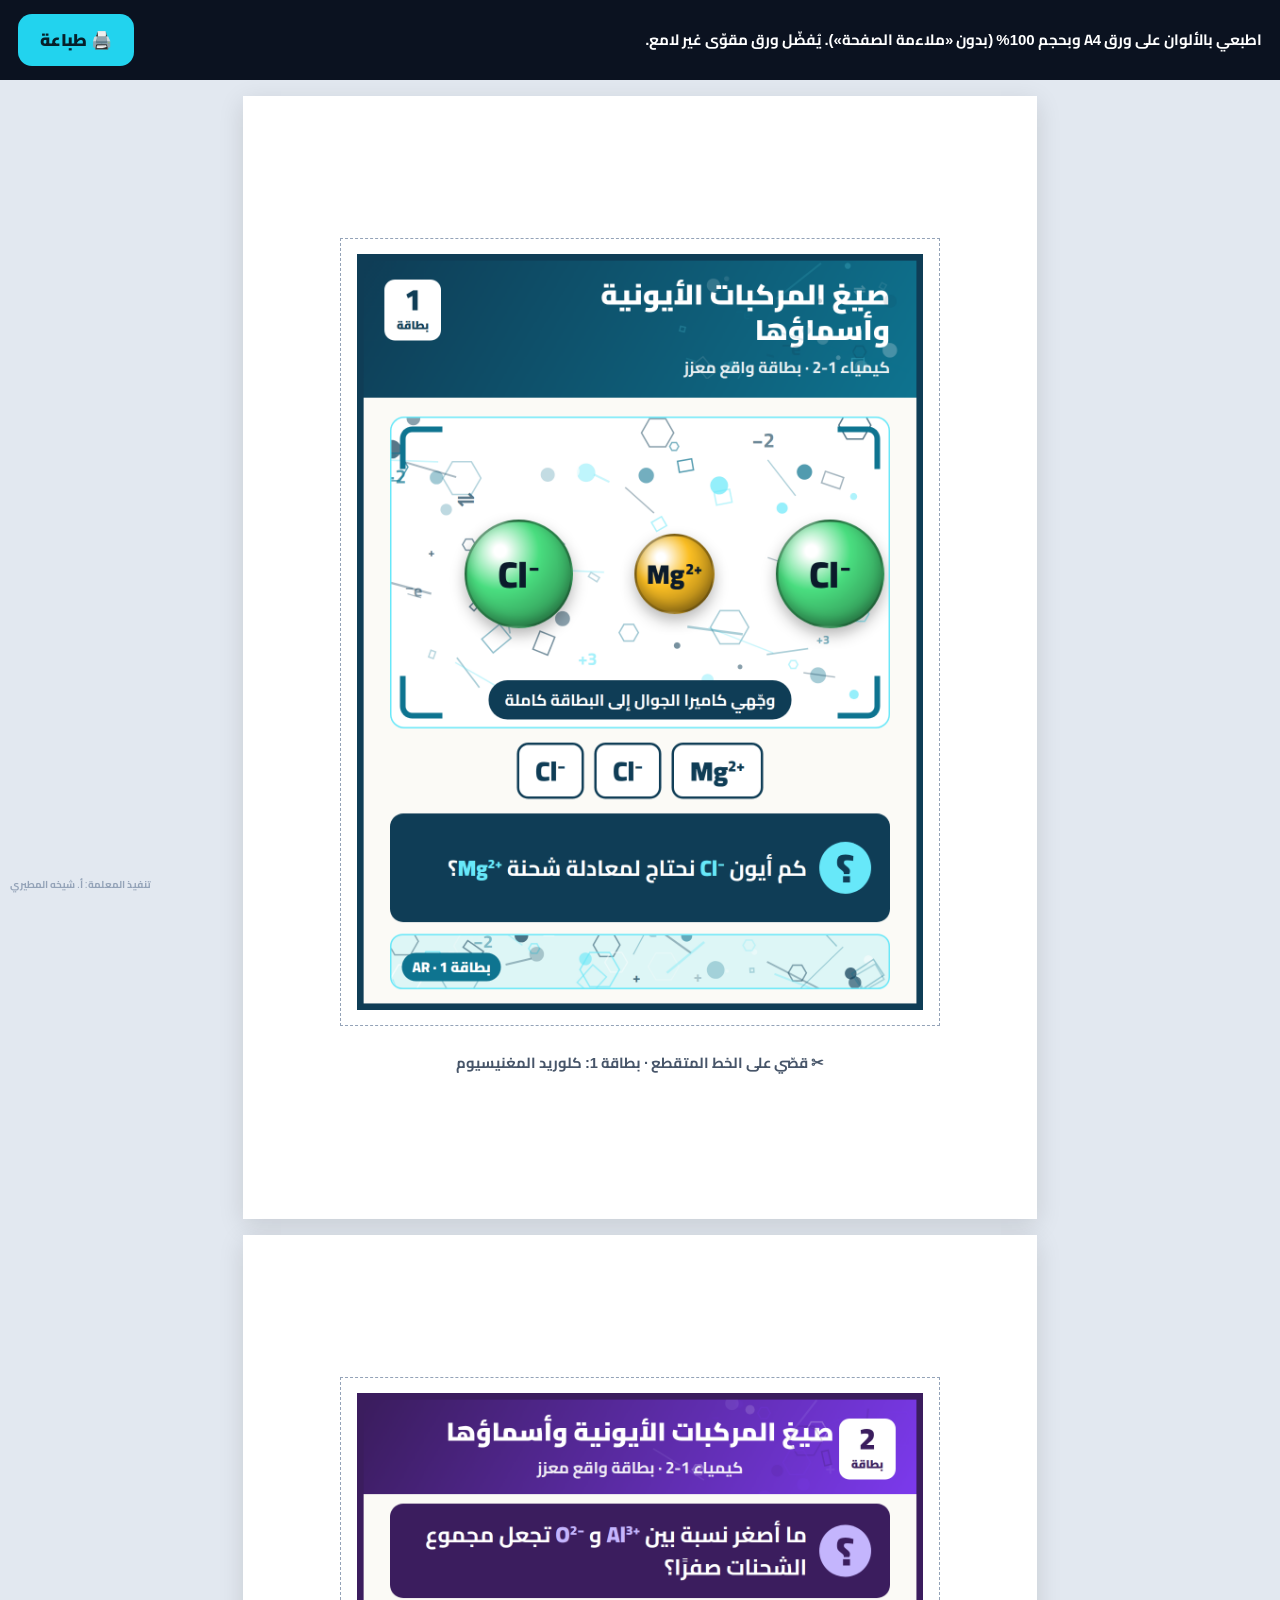
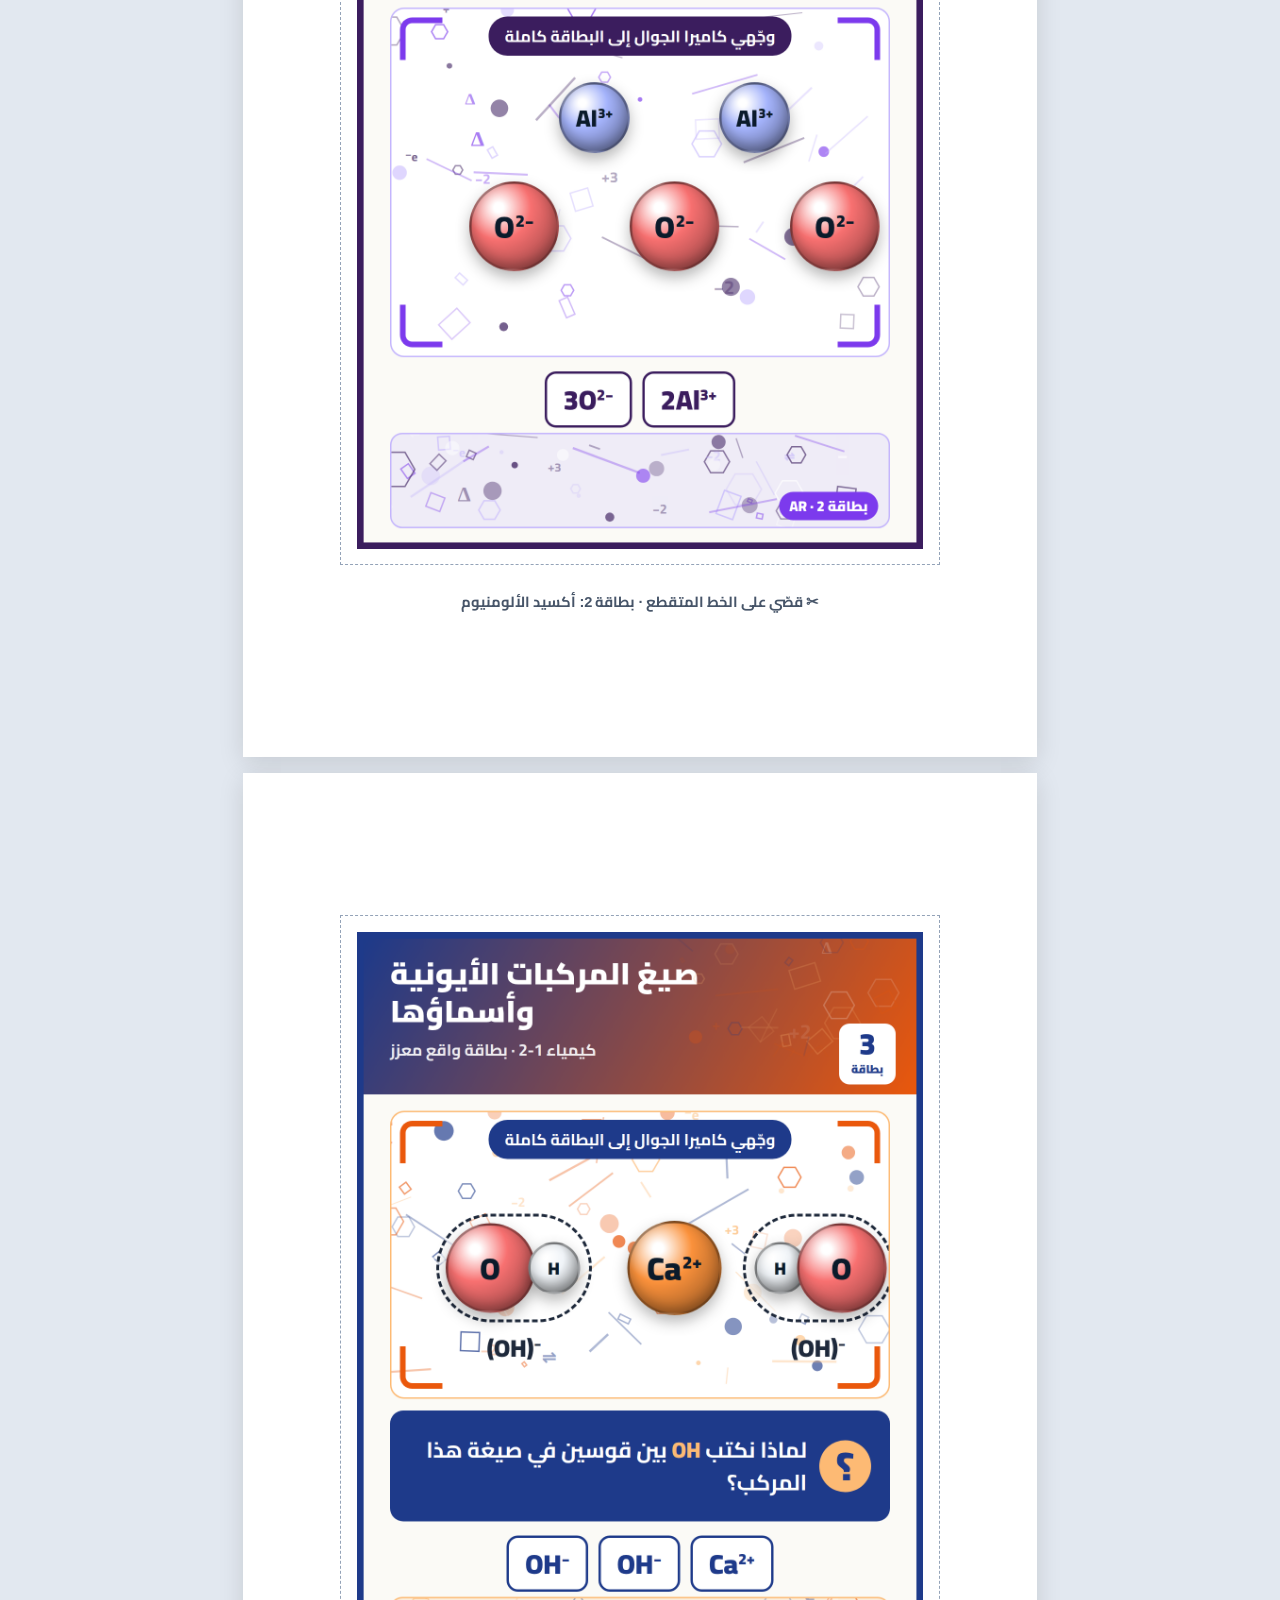
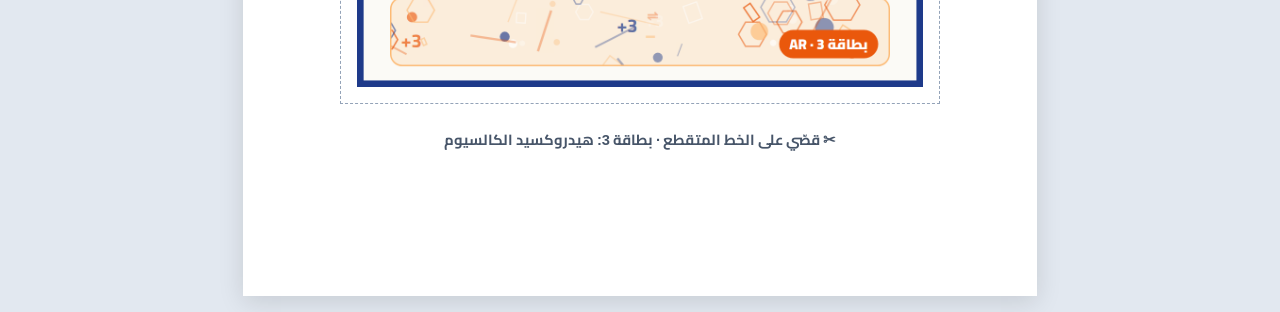
<file: print.html>
<!doctype html>
<html lang="ar" dir="rtl">
<head>
<meta charset="utf-8">
<meta name="viewport" content="width=device-width, initial-scale=1">
<title>طباعة بطاقات الواقع المعزز</title>
<style>
  @font-face { font-family: Cairo; font-weight: 700; src: url(fonts/cairo-arabic-700-normal.woff2) format('woff2'); }
  @font-face { font-family: Cairo; font-weight: 900; src: url(fonts/cairo-arabic-900-normal.woff2) format('woff2'); }
  @page { size: A4; margin: 0; }
  * { box-sizing: border-box; margin: 0; padding: 0; }
  body { font-family: Cairo, sans-serif; background: #e2e8f0; color: #0f172a; }
  .bar { position: sticky; top: 0; background: #0b1220; color: #fff; padding: 14px 18px; display: flex; gap: 12px; align-items: center; justify-content: space-between; flex-wrap: wrap; z-index: 2; }
  .bar p { font-weight: 700; font-size: 15px; line-height: 1.6; }
  .bar button { font-family: inherit; font-weight: 900; font-size: 17px; padding: 10px 22px; border-radius: 14px; border: 0; background: #22d3ee; color: #06202a; cursor: pointer; }
  .page { width: 210mm; height: 297mm; position: relative; margin: 16px auto; background: #fff; position: relative; display: flex; flex-direction: column; align-items: center; justify-content: center; gap: 6mm; page-break-after: always; box-shadow: 0 6px 24px rgba(0,0,0,.12); }
  .cut { position: relative; padding: 4mm; border: 0.3mm dashed #94a3b8; }
  .cut img { display: block; width: 150mm; height: 200mm; }
  .tip { font-size: 11pt; font-weight: 700; color: #475569; }
  @media print { body { background: #fff; } .bar { display: none; } .page { margin: 0; box-shadow: none; } }
  @media screen and (max-width: 800px) { .page { transform: scale(.45); transform-origin: top center; margin-bottom: -150mm; } }
</style>
  <script>
    /* حماية المحتوى: منع النقر الأيمن والنسخ واختصارات عرض المصدر */
    (function () {
      var stop = function (e) { e.preventDefault(); return false; };
      ['contextmenu', 'copy', 'cut', 'dragstart', 'selectstart'].forEach(function (t) { document.addEventListener(t, stop); });
      document.addEventListener('keydown', function (e) {
        var k = (e.key || '').toLowerCase(), c = e.ctrlKey || e.metaKey;
        if (e.key === 'F12' || (c && ['u', 's', 'c', 'a'].indexOf(k) > -1) || (c && e.shiftKey && ['i', 'j', 'c', 'k'].indexOf(k) > -1) || (e.metaKey && e.altKey && ['i', 'j', 'c', 'u'].indexOf(k) > -1)) stop(e);
      });
    })();
  </script>
  <style>html,body{-webkit-user-select:none;user-select:none;-webkit-touch-callout:none}img{-webkit-user-drag:none;pointer-events:none}</style>
</head>
<body>
  <div class="bar">
    <p>اطبعي بالألوان على ورق A4 وبحجم 100% (بدون «ملاءمة الصفحة»). يُفضّل ورق مقوّى غير لامع.</p>
    <button onclick="print()">🖨️ طباعة</button>
  </div>
  <section class="page"><div class="cut"><img src="cards/card-mgcl2.png" alt="بطاقة كلوريد المغنيسيوم"></div><p class="tip">✂ قصّي على الخط المتقطع · بطاقة 1: كلوريد المغنيسيوم</p></section>
  <section class="page"><div class="cut"><img src="cards/card-al2o3.png" alt="بطاقة أكسيد الألومنيوم"></div><p class="tip">✂ قصّي على الخط المتقطع · بطاقة 2: أكسيد الألومنيوم</p></section>
  <section class="page"><div class="cut"><img src="cards/card-caoh2.png" alt="بطاقة هيدروكسيد الكالسيوم"></div><p class="tip">✂ قصّي على الخط المتقطع · بطاقة 3: هيدروكسيد الكالسيوم</p></section>
<p style="position:fixed;left:10px;bottom:6px;font-size:10px;color:#94a3b8">تنفيذ المعلمة: أ. شيخه المطيري</p>
</body>
</html>
</file>
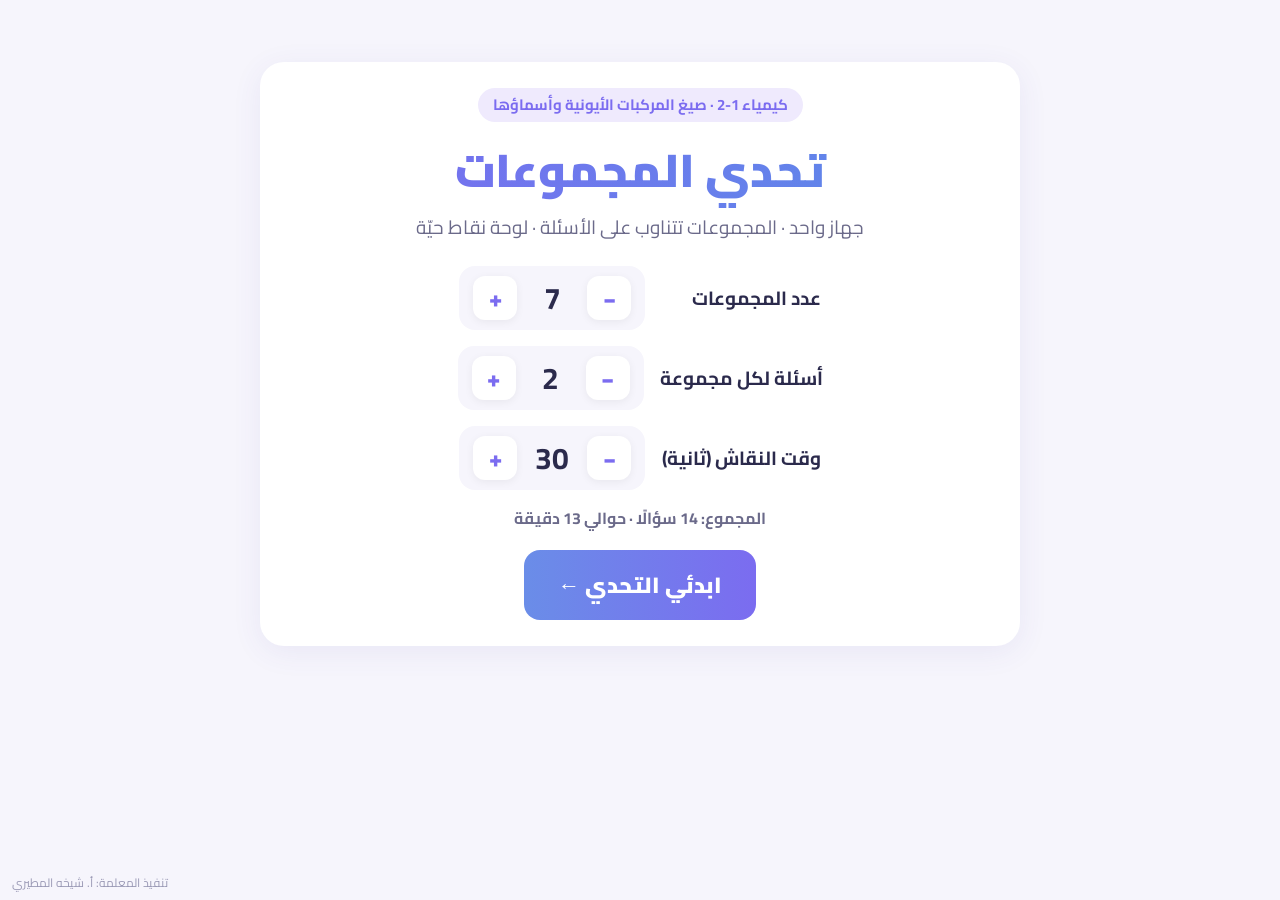
<file: team.html>
<!DOCTYPE html>
<html lang="ar" dir="rtl">
<head>
<meta charset="UTF-8">
<meta name="viewport" content="width=device-width, initial-scale=1.0">
<title>تحدي المجموعات · المركبات الأيونية</title>
<style>
  @font-face{font-family:"Cairo";src:url("fonts/cairo-arabic-400-normal.woff2") format("woff2");font-weight:400;unicode-range:U+0600-06FF,U+0750-077F,U+FB50-FDFF,U+FE70-FEFF}
  @font-face{font-family:"Cairo";src:url("fonts/cairo-arabic-700-normal.woff2") format("woff2");font-weight:700;unicode-range:U+0600-06FF,U+0750-077F,U+FB50-FDFF,U+FE70-FEFF}
  @font-face{font-family:"Cairo";src:url("fonts/cairo-arabic-900-normal.woff2") format("woff2");font-weight:900;unicode-range:U+0600-06FF,U+0750-077F,U+FB50-FDFF,U+FE70-FEFF}
  @font-face{font-family:"Cairo";src:url("fonts/cairo-latin-400-normal.woff2") format("woff2");font-weight:400;unicode-range:U+0000-00FF,U+2000-206F,U+2070-209F,U+2190-21FF,U+2212}
  @font-face{font-family:"Cairo";src:url("fonts/cairo-latin-700-normal.woff2") format("woff2");font-weight:700;unicode-range:U+0000-00FF,U+2000-206F,U+2070-209F,U+2190-21FF,U+2212}
  @font-face{font-family:"Cairo";src:url("fonts/cairo-latin-900-normal.woff2") format("woff2");font-weight:900;unicode-range:U+0000-00FF,U+2000-206F,U+2070-209F,U+2190-21FF,U+2212}
  :root{--ink:#2b2a4c;--muted:#6b6a8a;--bg:#f6f5fc;--card:#fff;--violet:#7b6cf0;--teal:#2fb3a0;--soft-v:#efeafd;--soft-t:#e3f6f2;--line:#e6e3f5;--ok:#16a34a;--bad:#dc2626;--gold:#f5a524}
  *{box-sizing:border-box;margin:0;padding:0}
  body{font-family:"Cairo",Tahoma,Arial,sans-serif;background:var(--bg);color:var(--ink);min-height:100vh;line-height:1.6}
  button{font-family:inherit;cursor:pointer;border:0}
  .hidden{display:none!important}
  .f{direction:ltr;unicode-bidi:isolate;display:inline-block;font-family:Arial,"Cairo",sans-serif;font-weight:700}
  .f sub{font-size:.65em;vertical-align:-.25em}.f sup{font-size:.62em;vertical-align:.55em}
  .wrap{max-width:1250px;margin:0 auto;padding:22px}
  .card{background:var(--card);border-radius:24px;box-shadow:0 6px 30px rgba(80,70,160,.08);padding:26px}
  .btn{background:linear-gradient(90deg,#6a8de8,var(--violet));color:#fff;font-weight:900;font-size:22px;padding:14px 34px;border-radius:16px}
  .btn.teal{background:linear-gradient(90deg,var(--teal),#4fcfb8)}
  .btn.ghost{background:var(--soft-v);color:var(--violet);font-size:16px;padding:9px 18px}
  .chip{display:inline-block;background:var(--soft-v);color:var(--violet);font-weight:700;font-size:15px;padding:5px 15px;border-radius:999px}

  /* setup */
  #setup{max-width:760px;margin:40px auto;text-align:center}
  #setup h1{font-size:46px;font-weight:900;margin:12px 0 4px;background:linear-gradient(90deg,var(--violet),#5a8be8);-webkit-background-clip:text;background-clip:text;color:transparent}
  #setup p.sub{color:var(--muted);font-size:19px;margin-bottom:24px}
  .row{display:flex;gap:16px;justify-content:center;align-items:center;margin:16px 0;flex-wrap:wrap}
  .stepper{display:flex;align-items:center;gap:12px;background:var(--bg);border-radius:16px;padding:8px 14px}
  .stepper b{font-size:30px;min-width:46px;text-align:center}
  .stepper button{width:44px;height:44px;border-radius:12px;background:var(--card);font-size:24px;font-weight:900;color:var(--violet);box-shadow:0 2px 8px rgba(0,0,0,.06)}
  .rowlabel{font-weight:700;font-size:19px;min-width:160px;text-align:right}
  .resume{margin-top:14px}

  /* game */
  #game{display:grid;grid-template-columns:1fr 330px;gap:20px}
  .top{display:flex;justify-content:space-between;align-items:center;margin-bottom:14px;gap:10px;flex-wrap:wrap}
  .turn{display:flex;align-items:center;gap:14px}
  .turn .who{font-size:34px;font-weight:900;color:#fff;padding:6px 26px;border-radius:18px}
  .qnum{font-weight:700;color:var(--muted);font-size:18px}
  .skill{font-weight:700;color:var(--teal);background:var(--soft-t);padding:4px 14px;border-radius:999px;font-size:15px}
  .q{font-size:34px;font-weight:900;margin:18px 0 22px;line-height:1.6}
  .opts{display:grid;grid-template-columns:1fr 1fr;gap:16px}
  .opt{background:var(--bg);border:3px solid var(--line);border-radius:20px;padding:20px 18px;font-size:30px;font-weight:700;color:var(--ink);text-align:center;transition:.15s;min-height:92px}
  .opt:hover:not(:disabled){border-color:var(--violet);transform:translateY(-2px)}
  .opt .L{display:inline-block;width:40px;height:40px;line-height:40px;border-radius:12px;background:var(--card);color:var(--violet);font-size:20px;margin-left:10px;vertical-align:middle}
  .opt.right{background:#dcfce7;border-color:var(--ok)}
  .opt.wrong{background:#fee2e2;border-color:var(--bad)}
  .opt:disabled{cursor:default}
  .fb{margin-top:18px;border-radius:18px;padding:16px 20px;font-size:22px;font-weight:700;display:flex;align-items:center;justify-content:space-between;gap:16px;flex-wrap:wrap}
  .fb.ok{background:#dcfce7;color:#14532d}.fb.bad{background:#fee2e2;color:#7f1d1d}
  .fb .exp{font-weight:400;font-size:19px;display:block;margin-top:4px;color:var(--ink)}
  .timer{font-size:26px;font-weight:900;color:var(--violet);background:var(--soft-v);border-radius:14px;padding:4px 16px;min-width:84px;text-align:center}
  .timer.low{color:var(--bad);background:#fee2e2}
  .tools{display:flex;gap:8px;flex-wrap:wrap}

  /* board */
  .board h3{font-size:22px;font-weight:900;margin-bottom:10px}
  .g{display:grid;grid-template-columns:96px 1fr 42px;align-items:center;gap:10px;padding:8px 6px;border-radius:14px;margin-bottom:6px}
  .g.cur{background:var(--soft-v);outline:2px solid var(--violet)}
  .g .nm{font-weight:900;font-size:17px;display:flex;align-items:center;gap:6px}
  .g .dot{width:14px;height:14px;border-radius:50%}
  .g .bar{height:16px;background:var(--line);border-radius:10px;overflow:hidden}
  .g .bar i{display:block;height:100%;border-radius:10px;transition:width .5s}
  .g .pt{font-weight:900;font-size:20px;text-align:left}

  /* results */
  #results h1{font-size:40px;font-weight:900;text-align:center;margin-bottom:6px}
  #results .sub{text-align:center;color:var(--muted);margin-bottom:18px}
  .podium{display:grid;grid-template-columns:repeat(3,1fr);gap:16px;margin-bottom:20px}
  .pod{text-align:center;padding:18px;border-radius:20px;background:var(--card);box-shadow:0 4px 18px rgba(80,70,160,.08)}
  .pod .m{font-size:46px}.pod b{display:block;font-size:24px}.pod span{color:var(--muted);font-weight:700}
  table{width:100%;border-collapse:collapse;font-size:18px}
  th,td{padding:10px;border-bottom:1px solid var(--line);text-align:center}
  th{background:var(--soft-v);font-weight:900}
  .pct{font-weight:900}
  .grid2{display:grid;grid-template-columns:1fr 1fr;gap:18px}
  .hard{background:#fff7ed;border:2px solid #fdba74;border-radius:16px;padding:14px 18px;font-size:19px;font-weight:700;margin-top:16px}
  .credit{position:fixed;bottom:8px;left:12px;font-size:12px;color:#9a99b5}
  @media (max-width:950px){#game{grid-template-columns:1fr}.opts{grid-template-columns:1fr}.grid2,.podium{grid-template-columns:1fr}.q{font-size:26px}.opt{font-size:24px}}
  @media print{body{background:#fff}.noprint{display:none!important}.card{box-shadow:none;border:1px solid #ccc}}
</style>
</head>
<body>
<div class="wrap">

  <!-- إعداد -->
  <section id="setup" class="card">
    <span class="chip">كيمياء <bdi dir="ltr">2-1</bdi> · صيغ المركبات الأيونية وأسماؤها</span>
    <h1>تحدي المجموعات</h1>
    <p class="sub">جهاز واحد · المجموعات تتناوب على الأسئلة · لوحة نقاط حيّة</p>
    <div class="row"><span class="rowlabel">عدد المجموعات</span>
      <div class="stepper"><button data-k="groups" data-d="-1">−</button><b id="vGroups">7</b><button data-k="groups" data-d="1">+</button></div></div>
    <div class="row"><span class="rowlabel">أسئلة لكل مجموعة</span>
      <div class="stepper"><button data-k="rounds" data-d="-1">−</button><b id="vRounds">2</b><button data-k="rounds" data-d="1">+</button></div></div>
    <div class="row"><span class="rowlabel">وقت النقاش (ثانية)</span>
      <div class="stepper"><button data-k="time" data-d="-15">−</button><b id="vTime">30</b><button data-k="time" data-d="15">+</button></div></div>
    <p id="total" style="color:var(--muted);font-weight:700;margin:6px 0 18px"></p>
    <button class="btn" id="startBtn">ابدئي التحدي ←</button>
    <div class="resume hidden" id="resumeBox"><button class="btn ghost" id="resumeBtn">↩ متابعة التحدي السابق</button></div>
  </section>

  <!-- اللعب -->
  <section id="game" class="hidden">
    <div class="card">
      <div class="top">
        <div class="turn"><span class="who" id="who"></span><span class="qnum" id="qnum"></span></div>
        <div class="tools noprint">
          <span class="timer" id="timer">30</span>
          <button class="btn ghost" id="timerBtn">⏱ ابدئي الوقت</button>
          <button class="btn ghost" id="undoBtn" title="إلغاء آخر إجابة">↶ تراجع</button>
          <button class="btn ghost" id="endBtn">إنهاء</button>
        </div>
      </div>
      <span class="skill" id="skill"></span>
      <div class="q" id="q"></div>
      <div class="opts" id="opts"></div>
      <div id="fb" class="fb hidden"></div>
    </div>
    <div class="card board">
      <h3>🏆 لوحة النقاط</h3>
      <div id="board"></div>
    </div>
  </section>

  <!-- النتائج -->
  <section id="results" class="hidden">
    <div class="card">
      <h1>🎉 نتائج تحدي المجموعات</h1>
      <p class="sub" id="rSub"></p>
      <div class="podium" id="podium"></div>
      <div class="grid2">
        <div><h3 style="margin-bottom:8px">ترتيب المجموعات</h3><table id="tGroups"></table></div>
        <div><h3 style="margin-bottom:8px">تحليل المهارات</h3><table id="tSkills"></table><div class="hard" id="hard"></div></div>
      </div>
      <div class="row noprint" style="margin-top:22px">
        <button class="btn teal" onclick="window.print()">🖨️ طباعة / حفظ PDF</button>
        <button class="btn ghost" id="againBtn">تحدٍّ جديد</button>
      </div>
    </div>
  </section>
</div>
<div class="credit">تنفيذ المعلمة: أ. شيخه المطيري</div>

<script>
// ===== صيغة كيميائية: الأرقام بعد الحرف أو القوس سفلية، و ^2+ علوية =====
function F(t){return '<span class="f">'+t.replace(/\^([0-9]*[+\-])/g,(m,c)=>'<sup>'+c.replace('-','−')+'</sup>').replace(/([A-Za-z)])(\d+)/g,'$1<sub>$2</sub>')+'</span>'}
function R(s){return s.replace(/\{([^}]+)\}/g,(m,x)=>F(x))}

const SK={bin:'كتابة صيغة مركب ثنائي',cross:'الضرب التبادلي للشحنات',poly:'الأيونات متعددة الذرات',roman:'التسمية بالأرقام الرومانية',name:'تسمية المركبات الأيونية',bal:'تعادل الشحنات'};
// أول اختيار هو الصحيح دائمًا (يُخلط عند العرض)
const BANK=[
 {s:'bin',q:'صيغة المركب الناتج من {K^+} و {Cl^-} هي:',o:['{KCl}','{K2Cl}','{KCl2}','{K2Cl2}'],e:'شحنة +1 تعادل شحنة −1، فالنسبة 1 : 1'},
 {s:'bin',q:'صيغة المركب الناتج من {Ca^2+} و {O^2-} هي:',o:['{CaO}','{Ca2O}','{CaO2}','{Ca2O2}'],e:'+2 تعادل −2، فالنسبة 1 : 1 ونكتب أبسط نسبة'},
 {s:'bin',q:'صيغة المركب الناتج من {Na^+} و {S^2-} هي:',o:['{Na2S}','{NaS}','{NaS2}','{Na2S2}'],e:'نحتاج أيوني صوديوم (+1) لمعادلة شحنة −2'},
 {s:'bin',q:'صيغة المركب الناتج من {Mg^2+} و {F^-} هي:',o:['{MgF2}','{MgF}','{Mg2F}','{Mg2F2}'],e:'نحتاج أيوني فلوريد (−1) لمعادلة +2'},
 {s:'cross',q:'صيغة المركب الناتج من {Al^3+} و {Cl^-} هي:',o:['{AlCl3}','{AlCl}','{Al3Cl}','{Al3Cl3}'],e:'+3 تحتاج ثلاثة أيونات −1'},
 {s:'cross',q:'صيغة المركب الناتج من {Ca^2+} و {N^3-} هي:',o:['{Ca3N2}','{Ca2N3}','{CaN}','{Ca3N3}'],e:'الضرب التبادلي: 3 × (+2) = +6 و 2 × (−3) = −6'},
 {s:'cross',q:'صيغة المركب الناتج من {Al^3+} و {S^2-} هي:',o:['{Al2S3}','{Al3S2}','{AlS}','{AlS3}'],e:'2 × (+3) = +6 و 3 × (−2) = −6'},
 {s:'cross',q:'صيغة المركب الناتج من {Mg^2+} و {P^3-} هي:',o:['{Mg3P2}','{Mg2P3}','{MgP}','{Mg3P3}'],e:'3 × (+2) = +6 و 2 × (−3) = −6'},
 {s:'poly',q:'صيغة المركب الناتج من {NH4^+} و {Cl^-} هي:',o:['{NH4Cl}','{(NH4)2Cl}','{NH4Cl2}','{NHCl4}'],e:'+1 تعادل −1، ولا نحتاج أقواسًا لأن الأمونيوم واحد'},
 {s:'poly',q:'صيغة المركب الناتج من {Na^+} و {SO4^2-} هي:',o:['{Na2SO4}','{NaSO4}','{Na(SO4)2}','{Na2(SO4)2}'],e:'أيونا صوديوم لمعادلة −2، والكبريتات واحدة فلا أقواس'},
 {s:'poly',q:'صيغة المركب الناتج من {Al^3+} و {OH^-} هي:',o:['{Al(OH)3}','{AlOH3}','{Al3OH}','{AlOH}'],e:'ثلاث مجموعات OH، والأقواس لأن الأيون متعدد الذرات'},
 {s:'poly',q:'صيغة المركب الناتج من {Ca^2+} و {NO3^-} هي:',o:['{Ca(NO3)2}','{CaNO3}','{Ca2NO3}','{CaNO6}'],e:'مجموعتا نترات كاملتان داخل أقواس'},
 {s:'roman',q:'الاسم الصحيح للمركب {FeO} هو:',o:['أكسيد الحديد (II)','أكسيد الحديد (III)','أحادي أكسيد الحديد','أكسيد الحديد'],e:'الأكسجين −2، فشحنة الحديد +2 ونكتبها (II)'},
 {s:'roman',q:'الاسم الصحيح للمركب {CuCl2} هو:',o:['كلوريد النحاس (II)','كلوريد النحاس (I)','ثنائي كلوريد النحاس','كلوريد النحاس'],e:'أيونا كلوريد (−2) فشحنة النحاس +2'},
 {s:'roman',q:'الاسم الصحيح للمركب {Fe2O3} هو:',o:['أكسيد الحديد (III)','أكسيد الحديد (II)','ثلاثي أكسيد الحديد','أكسيد الحديد'],e:'3 × (−2) = −6 تتوزع على حديدين، فكل حديد +3'},
 {s:'name',q:'الاسم الصحيح للمركب {NaCl} هو:',o:['كلوريد الصوديوم','صوديوم الكلور','كلورات الصوديوم','صوديوم كلوريد'],e:'نبدأ باسم الأيون السالب ثم الموجب'},
 {s:'name',q:'الاسم الصحيح للمركب {K2SO4} هو:',o:['كبريتات البوتاسيوم','كبريتيد البوتاسيوم','كبريتيت البوتاسيوم','ثنائي بوتاسيوم الكبريتات'],e:'{SO4^2-} اسمه كبريتات'},
 {s:'name',q:'الاسم الصحيح للمركب {CaCO3} هو:',o:['كربونات الكالسيوم','كربيد الكالسيوم','أكسيد الكالسيوم','كربونيت الكالسيوم'],e:'{CO3^2-} اسمه كربونات'},
 {s:'bal',q:'في {MgCl2}: مجموع الشحنات (+2) + 2 × (−1) يساوي:',o:['صفرًا','+1','−1','+2'],e:'المركب الأيوني متعادل كهربائيًا دائمًا'},
 {s:'bal',q:'كم أيون {Cl^-} نحتاج لمعادلة أيون {Fe^3+} واحد؟',o:['3','1','2','6'],e:'+3 تحتاج ثلاث شحنات −1'},
 {s:'bal',q:'لماذا نكتب الأقواس في {Ca(OH)2}؟',o:['لأن {OH^-} أيون متعدد الذرات ونحتاج منه أكثر من واحد','لأن الكالسيوم فلز','لتوضيح أن الأكسجين سالب','لأن عدد ذرات الهيدروجين 2 فقط'],e:'الرقم 2 يضرب المجموعة كاملة'},
];
const COLORS=['#7b6cf0','#2fb3a0','#f5a524','#e85d75','#3b82f6','#10b981','#a855f7','#f97316','#0ea5e9','#84cc16'];
const KEY='team-challenge-ionic-v1';
const $=id=>document.getElementById(id);
let cfg={groups:7,rounds:2,time:30}, st=null, tmr=null, left=0;

function save(){try{localStorage.setItem(KEY,JSON.stringify(st))}catch(e){}}
function load(){try{return JSON.parse(localStorage.getItem(KEY))}catch(e){return null}}
function shuffle(a){for(let i=a.length-1;i>0;i--){const j=Math.floor(Math.random()*(i+1));[a[i],a[j]]=[a[j],a[i]]}return a}

function drawSetup(){$('vGroups').textContent=cfg.groups;$('vRounds').textContent=cfg.rounds;$('vTime').textContent=cfg.time;
 const n=cfg.groups*cfg.rounds;$('total').textContent=`المجموع: ${n} سؤالًا · حوالي ${Math.round(n*(cfg.time+25)/60)} دقيقة`;}
document.querySelectorAll('.stepper button').forEach(b=>b.onclick=()=>{const k=b.dataset.k,d=+b.dataset.d;
 const lim={groups:[2,10],rounds:[1,3],time:[0,120]}[k];cfg[k]=Math.min(lim[1],Math.max(lim[0],cfg[k]+d));drawSetup();});

function pickQuestions(n){ // توزيع متوازن بين المهارات
 const by={};BANK.forEach((q,i)=>(by[q.s]=by[q.s]||[]).push(i));Object.values(by).forEach(shuffle);
 const keys=shuffle(Object.keys(by));const out=[];let k=0;
 while(out.length<n){const arr=by[keys[k%keys.length]];if(arr.length)out.push(arr.shift());k++;
  if(Object.values(by).every(a=>!a.length)){Object.keys(by).forEach(s=>by[s]=shuffle(BANK.map((q,i)=>i).filter(i=>BANK[i].s===s)));}}
 return out.map(i=>({i,order:shuffle([0,1,2,3])}));
}

function start(){
 st={cfg:{...cfg},qs:pickQuestions(cfg.groups*cfg.rounds),cur:0,scores:Array(cfg.groups).fill(0),log:[],answered:false};
 save();show('game');renderQ();
}
function show(id){['setup','game','results'].forEach(s=>$(s).classList.toggle('hidden',s!==id))}
function groupOf(k){return k%st.cfg.groups}

function renderBoard(){
 const max=Math.max(10,...st.scores);const g=groupOf(st.cur);
 $('board').innerHTML=st.scores.map((p,i)=>`<div class="g ${i===g&&st.cur<st.qs.length?'cur':''}"><span class="nm"><i class="dot" style="background:${COLORS[i]}"></i>مجموعة ${i+1}</span><span class="bar"><i style="width:${p/max*100}%;background:${COLORS[i]}"></i></span><span class="pt">${p}</span></div>`).join('');
}
function renderQ(){
 stopTimer();const it=st.qs[st.cur],Q=BANK[it.i],g=groupOf(st.cur);
 $('who').textContent='دور مجموعة '+(g+1);$('who').style.background=COLORS[g];
 $('qnum').textContent=`سؤال ${st.cur+1} من ${st.qs.length}`;
 $('skill').textContent=SK[Q.s];$('q').innerHTML=R(Q.q);
 const L=['أ','ب','ج','د'];
 $('opts').innerHTML=it.order.map((o,j)=>`<button class="opt" data-o="${o}"><span class="L">${L[j]}</span>${R(Q.o[o])}</button>`).join('');
 document.querySelectorAll('.opt').forEach(b=>b.onclick=()=>answer(+b.dataset.o,b));
 $('fb').className='fb hidden';left=st.cfg.time;drawTimer();$('timer').classList.toggle('hidden',!st.cfg.time);$('timerBtn').classList.toggle('hidden',!st.cfg.time);
 st.answered=false;renderBoard();
}
function answer(o,btn){
 if(st.answered)return;st.answered=true;stopTimer();
 const it=st.qs[st.cur],Q=BANK[it.i],g=groupOf(st.cur),ok=o===0;
 if(ok)st.scores[g]+=10;
 st.log.push({k:st.cur,g,s:Q.s,ok});
 document.querySelectorAll('.opt').forEach(b=>{b.disabled=true;if(+b.dataset.o===0)b.classList.add('right')});
 if(!ok&&btn)btn.classList.add('wrong');
 const last=st.cur===st.qs.length-1;
 $('fb').className='fb '+(ok?'ok':'bad');
 $('fb').innerHTML=`<div>${ok?'✅ إجابة صحيحة! +10 لمجموعة '+(g+1):(btn?'❌ إجابة غير صحيحة':'⏰ انتهى الوقت')}<span class="exp">💡 ${R(Q.e)}</span></div><button class="btn" id="nextBtn">${last?'عرض النتائج 🏆':'السؤال التالي ←'}</button>`;
 $('nextBtn').onclick=next;save();renderBoard();
}
function next(){if(st.cur>=st.qs.length-1){finish();return}st.cur++;save();renderQ()}
function undo(){
 if(st.answered){const l=st.log.pop();if(l&&l.ok)st.scores[l.g]-=10;st.answered=false;save();renderQ();return}
 if(st.cur>0){st.cur--;const l=st.log.pop();if(l&&l.ok)st.scores[l.g]-=10;save();renderQ();}
}
function drawTimer(){$('timer').textContent=left;$('timer').classList.toggle('low',left<=10)}
function startTimer(){if(tmr||st.answered||!st.cfg.time)return;tmr=setInterval(()=>{left--;drawTimer();if(left<=0){stopTimer();answer(-1,null)}},1000)}
function stopTimer(){clearInterval(tmr);tmr=null}

function finish(){
 stopTimer();st.done=true;save();show('results');
 const n=st.cfg.groups,rank=st.scores.map((p,i)=>({i,p,c:st.log.filter(l=>l.g===i&&l.ok).length,t:st.log.filter(l=>l.g===i).length})).sort((a,b)=>b.p-a.p);
 const tot=st.log.length,okAll=st.log.filter(l=>l.ok).length;
 const d=new Date();
 $('rSub').textContent=`${n} مجموعات · ${tot} سؤالًا · نسبة الإجابات الصحيحة للفصل ${tot?Math.round(okAll/tot*100):0}% · ${d.toLocaleDateString('ar-SA')}`;
 const M=['🥇','🥈','🥉'];
 $('podium').innerHTML=rank.slice(0,3).map((r,j)=>`<div class="pod"><div class="m">${M[j]}</div><b style="color:${COLORS[r.i]}">مجموعة ${r.i+1}</b><span>${r.p} نقطة</span></div>`).join('');
 $('tGroups').innerHTML='<tr><th>الترتيب</th><th>المجموعة</th><th>صحيحة</th><th>النقاط</th></tr>'+rank.map((r,j)=>`<tr><td>${j+1}</td><td><b style="color:${COLORS[r.i]}">مجموعة ${r.i+1}</b></td><td>${r.c} من ${r.t}</td><td class="pct">${r.p}</td></tr>`).join('');
 const sk=Object.keys(SK).map(s=>{const a=st.log.filter(l=>l.s===s);return{s,t:a.length,c:a.filter(l=>l.ok).length}}).filter(x=>x.t);
 sk.forEach(x=>x.p=Math.round(x.c/x.t*100));
 $('tSkills').innerHTML='<tr><th>المهارة</th><th>صحيحة</th><th>النسبة</th></tr>'+sk.sort((a,b)=>a.p-b.p).map(x=>`<tr><td>${SK[x.s]}</td><td>${x.c} من ${x.t}</td><td class="pct" style="color:${x.p>=70?'var(--ok)':x.p>=50?'#b45309':'var(--bad)'}">${x.p}%</td></tr>`).join('');
 const h=sk[0];$('hard').innerHTML=h?`📌 المهارة الأكثر حاجة للمراجعة: <b>${SK[h.s]}</b> (${h.p}%)`:'';
}

$('startBtn').onclick=start;
$('timerBtn').onclick=startTimer;
$('undoBtn').onclick=undo;
$('endBtn').onclick=()=>{if(st.log.length)finish()};
$('againBtn').onclick=()=>{try{localStorage.removeItem(KEY)}catch(e){}st=null;show('setup');drawSetup();$('resumeBox').classList.add('hidden')};
$('resumeBtn').onclick=()=>{st=load();cfg={...st.cfg};if(st.answered&&!st.done){const l=st.log[st.log.length-1];if(l&&l.k===st.cur){st.log.pop();if(l.ok)st.scores[l.g]-=10}st.answered=false}if(st.done){finish()}else{show('game');renderQ()}};
(function(){const s=load();if(s&&s.qs&&s.log&&s.log.length)$('resumeBox').classList.remove('hidden');drawSetup();})();
</script>
</body>
</html>
</file>
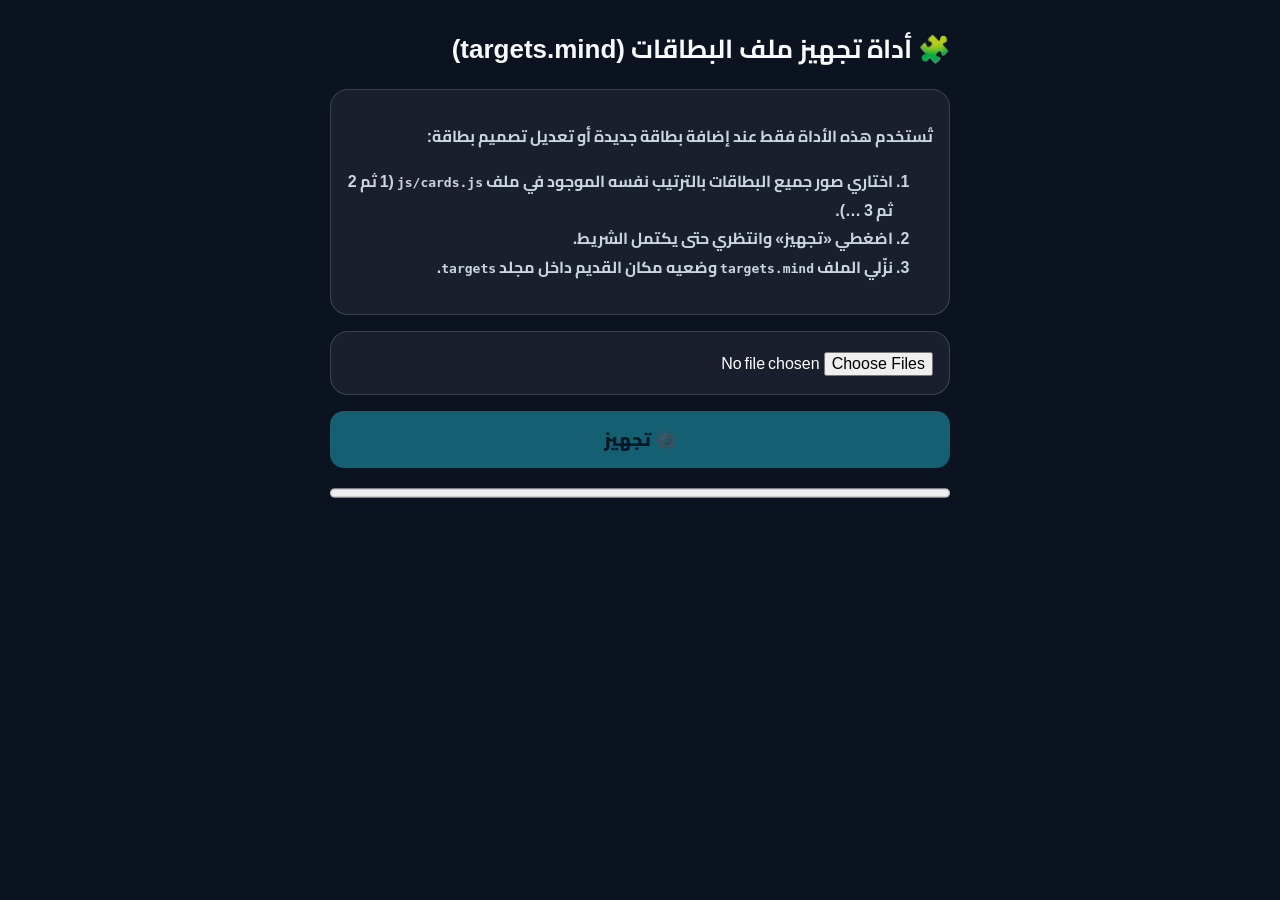
<file: tools/compile-targets.html>
<!doctype html>
<html lang="ar" dir="rtl">
<head>
<meta charset="utf-8">
<meta name="viewport" content="width=device-width, initial-scale=1">
<title>أداة تجهيز ملف البطاقات</title>
<style>
  @font-face { font-family: Cairo; font-weight: 700; src: url(../fonts/cairo-arabic-700-normal.woff2) format('woff2'); }
  @font-face { font-family: Cairo; font-weight: 900; src: url(../fonts/cairo-arabic-900-normal.woff2) format('woff2'); }
  body { font-family: Cairo, sans-serif; background: #0b1220; color: #f8fafc; margin: 0; padding: 24px 16px; }
  main { max-width: 620px; margin: auto; display: flex; flex-direction: column; gap: 16px; }
  h1 { font-size: 26px; margin: 0; }
  p, li { line-height: 1.8; color: #cbd5e1; font-weight: 700; }
  .box { background: rgba(255,255,255,.06); border: 1px solid rgba(255,255,255,.15); border-radius: 18px; padding: 16px; }
  input[type=file] { font-family: inherit; font-size: 16px; color: #fff; }
  button { font-family: inherit; font-weight: 900; font-size: 18px; padding: 12px 22px; border-radius: 14px; border: 0; background: #22d3ee; color: #06202a; cursor: pointer; }
  button:disabled { opacity: .4; }
  #list img { height: 90px; border-radius: 8px; margin: 4px; border: 2px solid #22d3ee; }
  progress { width: 100%; height: 18px; }
</style>
</head>
<body>
<main>
  <h1>🧩 أداة تجهيز ملف البطاقات (targets.mind)</h1>
  <div class="box">
    <p>تُستخدم هذه الأداة فقط عند <b>إضافة بطاقة جديدة</b> أو تعديل تصميم بطاقة:</p>
    <ol>
      <li>اختاري صور جميع البطاقات <b>بالترتيب نفسه</b> الموجود في ملف <code>js/cards.js</code> (1 ثم 2 ثم 3 …).</li>
      <li>اضغطي «تجهيز» وانتظري حتى يكتمل الشريط.</li>
      <li>نزّلي الملف <code>targets.mind</code> وضعيه مكان القديم داخل مجلد <code>targets</code>.</li>
    </ol>
  </div>
  <div class="box">
    <input id="files" type="file" accept="image/*" multiple>
    <div id="list"></div>
  </div>
  <button id="go" disabled>⚙️ تجهيز</button>
  <progress id="bar" max="100" value="0"></progress>
  <p id="msg"></p>
</main>
<script type="module">
  import '../vendor/mindar/mindar-image.prod.js';
  const files = document.getElementById('files'), go = document.getElementById('go'), bar = document.getElementById('bar'), msg = document.getElementById('msg'), list = document.getElementById('list');
  let imgs = [];
  files.onchange = async () => {
    list.innerHTML = ''; imgs = [];
    const arr = [...files.files].sort((a, b) => a.name.localeCompare(b.name, 'en', { numeric: true }));
    for (const f of arr) {
      const img = new Image(); img.src = URL.createObjectURL(f); await img.decode(); imgs.push(img); list.appendChild(img);
    }
    msg.textContent = `تم اختيار ${imgs.length} صورة (مرتبة حسب اسم الملف).`; go.disabled = !imgs.length;
  };
  go.onclick = async () => {
    go.disabled = true; msg.textContent = 'جاري التجهيز… قد يستغرق دقيقة';
    const c = new window.MINDAR.IMAGE.Compiler();
    await c.compileImageTargets(imgs, (p) => (bar.value = p));
    const blob = new Blob([c.exportData()]);
    const a = document.createElement('a'); a.href = URL.createObjectURL(blob); a.download = 'targets.mind'; a.click();
    msg.textContent = '✓ تم! نزل الملف targets.mind'; go.disabled = false;
  };
</script>
</body>
</html>
</file>
<file: lib/style.min.css>
@font-face{font-family:Cairo;font-weight:400;font-display:swap;src:url(../fonts/cairo-arabic-400-normal.woff2) format("woff2");unicode-range:U+0600-06FF,U+0750-077F,U+0870-08FF,U+FB50-FDFF,U+FE70-FEFF,U+200C-200E}@font-face{font-family:Cairo;font-weight:700;font-display:swap;src:url(../fonts/cairo-arabic-700-normal.woff2) format("woff2");unicode-range:U+0600-06FF,U+0750-077F,U+0870-08FF,U+FB50-FDFF,U+FE70-FEFF,U+200C-200E}@font-face{font-family:Cairo;font-weight:900;font-display:swap;src:url(../fonts/cairo-arabic-900-normal.woff2) format("woff2");unicode-range:U+0600-06FF,U+0750-077F,U+0870-08FF,U+FB50-FDFF,U+FE70-FEFF,U+200C-200E}@font-face{font-family:Cairo;font-weight:400;font-display:swap;src:url(../fonts/cairo-latin-400-normal.woff2) format("woff2");unicode-range:U+0000-00FF,U+2000-206F,U+2070-209F,U+2190-21FF,U+2200-22FF}@font-face{font-family:Cairo;font-weight:700;font-display:swap;src:url(../fonts/cairo-latin-700-normal.woff2) format("woff2");unicode-range:U+0000-00FF,U+2000-206F,U+2070-209F,U+2190-21FF,U+2200-22FF}@font-face{font-family:Cairo;font-weight:900;font-display:swap;src:url(../fonts/cairo-latin-900-normal.woff2) format("woff2");unicode-range:U+0000-00FF,U+2000-206F,U+2070-209F,U+2190-21FF,U+2200-22FF}:root{--bg: #0b1220;--ink: #f8fafc;--muted: #94a3b8;--glass: rgba(11, 18, 32, .78);--line: rgba(255, 255, 255, .14);--accent: #22d3ee;--ok: #22c55e;--bad: #ef4444;--warm: #fbbf24;--safe-b: env(safe-area-inset-bottom, 0px);--safe-t: env(safe-area-inset-top, 0px)}*{box-sizing:border-box;margin:0;padding:0;-webkit-tap-highlight-color:transparent}html,body{height:100%;background:var(--bg);color:var(--ink);font-family:Cairo,system-ui,sans-serif;overflow:hidden;overscroll-behavior:none}button{font-family:inherit;cursor:pointer;border:0}.hidden{display:none!important}.chem{font-weight:900;white-space:nowrap;unicode-bidi:isolate}sup,sub{font-size:.62em;line-height:0}.screen{position:fixed;inset:0;z-index:20;display:flex;flex-direction:column;align-items:center;justify-content:center;padding:24px 18px;overflow-y:auto;background:radial-gradient(1200px 600px at 80% -10%,#164e63 0%,transparent 60%),radial-gradient(900px 500px at -10% 110%,#3b0764 0%,transparent 55%),var(--bg)}.intro-card{width:100%;max-width:460px;text-align:center;display:flex;flex-direction:column;gap:18px}.intro-badge{align-self:center;font-weight:700;font-size:15px;padding:6px 16px;border-radius:99px;border:1px solid var(--line);background:#ffffff0f;color:#a5f3fc}.intro-card h1{font-size:34px;line-height:1.3;font-weight:900}.intro-card h1 span{color:var(--accent)}.intro-card h2{font-size:26px;font-weight:900}.intro-sub{color:#cbd5e1;font-size:18px;line-height:1.7}.card-list{display:grid;grid-template-columns:repeat(3,1fr);gap:10px}.mini{border-radius:18px;padding:14px 6px;background:#ffffff0f;border:1px solid var(--line);display:flex;flex-direction:column;gap:4px}.mini b{font-size:22px;font-weight:900}.mini small{font-size:12.5px;color:#cbd5e1;font-weight:700}.mini.c1{border-color:#22d3ee88}.mini.c1 b{color:#67e8f9}.mini.c2{border-color:#a78bfa88}.mini.c2 b{color:#c4b5fd}.mini.c3{border-color:#fb923c88}.mini.c3 b{color:#fdba74}.note{color:var(--muted);font-size:14px}.links{display:flex;gap:10px;justify-content:center;flex-wrap:wrap}.links a{color:#e2e8f0;text-decoration:none;font-weight:700;font-size:15px;padding:10px 16px;border-radius:14px;border:1px solid var(--line);background:#ffffff0d}.spinner{width:64px;height:64px;border-radius:50%;border:6px solid rgba(255,255,255,.15);border-top-color:var(--accent);animation:spin 1s linear infinite;margin-bottom:18px}#loading p{font-size:18px;font-weight:700}@keyframes spin{to{transform:rotate(360deg)}}.btn-primary{min-height:60px;padding:12px 26px;border-radius:20px;font-size:20px;font-weight:900;color:#06202a;background:linear-gradient(135deg,#67e8f9,var(--accent));box-shadow:0 10px 30px -8px var(--accent),inset 0 -3px #00000026;display:inline-flex;align-items:center;justify-content:center;gap:10px;transition:transform .12s ease}.btn-primary.big{min-height:66px;font-size:22px;width:100%}.btn-primary:active{transform:scale(.97)}.btn-primary .ic{font-size:24px}.btn-primary.pulse{animation:pulse 1.6s ease-in-out infinite}@keyframes pulse{50%{box-shadow:0 0 0 10px #22d3ee2e,0 10px 30px -8px var(--accent)}}.btn-ghost{min-height:56px;padding:10px 20px;border-radius:18px;font-size:18px;font-weight:800;color:var(--ink);background:#ffffff1a;border:1px solid var(--line)}#ar{position:fixed;inset:0;z-index:0;overflow:hidden;background:#000}#ar video{object-fit:cover}#hud{position:fixed;inset:0;z-index:10;pointer-events:none}#hud>*{pointer-events:auto}.topbar{position:absolute;top:calc(10px + var(--safe-t));left:10px;right:10px;display:flex;align-items:center;gap:10px;padding:8px 10px;border-radius:20px;background:var(--glass);backdrop-filter:blur(10px);-webkit-backdrop-filter:blur(10px);border:1px solid var(--line)}.chip{font-weight:900;font-size:16px;padding:6px 14px;border-radius:14px;background:#ffffff14;border:1px solid var(--accent);color:var(--ink);white-space:nowrap}.dots{flex:1;display:flex;gap:6px;justify-content:center}.dots i{width:22px;height:8px;border-radius:8px;background:#fff3;transition:all .3s}.dots i.on{background:var(--accent);width:30px}.dots i.done{background:#ffffffb3}.tools{display:flex;gap:6px}.icon-btn{width:48px;height:48px;border-radius:14px;font-size:22px;color:var(--ink);background:#ffffff1a;border:1px solid var(--line)}.icon-btn.active{background:var(--accent);color:#06202a}.scan{position:absolute;inset:0;display:flex;flex-direction:column;align-items:center;justify-content:center;gap:18px;pointer-events:none!important;transition:opacity .35s}.scan.off{opacity:0}.frame{position:relative;width:min(66vw,300px);aspect-ratio:3 / 4}.frame i{position:absolute;width:46px;height:46px;border:6px solid #fff;filter:drop-shadow(0 0 6px rgba(0,0,0,.6))}.frame i:nth-child(1){top:0;right:0;border-left:0;border-bottom:0;border-radius:0 18px 0 0}.frame i:nth-child(2){top:0;left:0;border-right:0;border-bottom:0;border-radius:18px 0 0}.frame i:nth-child(3){bottom:0;right:0;border-left:0;border-top:0;border-radius:0 0 18px}.frame i:nth-child(4){bottom:0;left:0;border-right:0;border-top:0;border-radius:0 0 0 18px}.beam{position:absolute;left:8%;right:8%;height:3px;top:10%;background:linear-gradient(90deg,transparent,var(--accent),transparent);box-shadow:0 0 16px var(--accent);animation:beam 2.2s ease-in-out infinite alternate}@keyframes beam{to{top:88%}}.scan p{text-align:center;font-size:19px;font-weight:900;padding:10px 18px;border-radius:16px;background:var(--glass);line-height:1.6}.scan p small{font-size:14px;font-weight:700;color:#cbd5e1}.panel{position:absolute;left:10px;right:10px;bottom:calc(10px + var(--safe-b));padding:16px;border-radius:26px;background:var(--glass);backdrop-filter:blur(12px);-webkit-backdrop-filter:blur(12px);border:1px solid var(--line);display:flex;flex-direction:column;gap:14px;transition:transform .35s ease,opacity .35s}.panel.away{transform:translateY(30px);opacity:0;pointer-events:none}.caption{font-size:19px;font-weight:700;line-height:1.7;text-align:center;min-height:1.7em}.caption b{color:var(--accent)}.caption .math{display:block;font-size:26px;font-weight:900;margin-top:4px;color:#fde68a}.actions{display:flex;gap:10px}.quiz{display:flex;flex-direction:column;gap:12px;animation:rise .45s ease}@keyframes rise{0%{transform:translateY(16px);opacity:0}}.q-text{font-size:21px;font-weight:900;text-align:center;line-height:1.7}.q-text b{color:var(--warm)}.options{display:grid;grid-template-columns:repeat(3,1fr);gap:10px}.opt{min-height:64px;border-radius:18px;font-size:26px;font-weight:900;color:var(--ink);background:#ffffff1a;border:2px solid rgba(255,255,255,.25);padding:6px;line-height:1.3}.opt.small{font-size:16px}.opt.right{background:var(--ok);border-color:#86efac;color:#052e16}.opt.wrong{background:#ef444440;border-color:var(--bad);animation:shake .4s}@keyframes shake{25%{transform:translate(-6px)}75%{transform:translate(6px)}}.q-result{border-radius:18px;padding:12px 14px;text-align:center;line-height:1.7;animation:rise .35s ease}.q-result.ok{background:#22c55e29;border:1px solid rgba(34,197,94,.6)}.q-result.bad{background:#ef444424;border:1px solid rgba(239,68,68,.55)}.q-result .big{font-size:24px;font-weight:900}.q-result.ok .big{color:#86efac}.q-result .eq{display:block;font-size:27px;font-weight:900;margin:6px 0 2px;color:#fff}.q-result .hint{font-size:17px;font-weight:700}.q-result .calc{display:block;font-size:22px;font-weight:900;color:#fca5a5;margin-top:4px}.q-result .name{display:block;font-size:20px;font-weight:900;color:var(--accent)}.q-result .btn-ghost{margin-top:10px;width:100%}.toast{position:absolute;top:calc(84px + var(--safe-t));left:50%;transform:translate(-50%) translateY(-10px);opacity:0;transition:all .3s;background:var(--glass);border:1px solid var(--line);padding:8px 16px;border-radius:14px;font-weight:800;font-size:15px;pointer-events:none!important;white-space:nowrap}.toast.show{opacity:1;transform:translate(-50%)}@media(min-width:700px){.panel{left:50%;right:auto;width:560px;transform:translate(-50%)}.panel.away{transform:translate(-50%) translateY(30px)}}.qr{display:flex;align-items:center;gap:16px;background:#fff;color:#0f172a;border-radius:20px;padding:14px;text-align:right}.qr #qr svg{display:block;width:150px;height:150px}.qr p{font-size:17px;font-weight:900;line-height:1.7}.panel{padding:12px 14px;gap:10px}.q-text{font-size:18px;line-height:1.6}.opt{min-height:54px;font-size:22px}.opt.small{font-size:14.5px}.quiz.solved .q-text,.quiz.solved .options{display:none}.q-result{padding:8px 12px}.q-result .hint{font-size:15px}.q-result .calc{font-size:18px;margin-top:2px}.ok-row{display:flex;align-items:center;gap:10px;text-align:right}.ok-txt{flex:1}.ok-row .big{font-size:18px}.ok-row .eq{font-size:20px;margin:2px 0 0;text-align:center}.again{flex:none;width:52px;height:52px;border-radius:16px;font-size:24px;font-weight:900;color:var(--ink);background:#ffffff1f;border:1px solid var(--line)}.collapse{position:absolute;top:-18px;left:16px;min-width:40px;height:34px;padding:0 12px;border-radius:12px;font-size:16px;font-weight:900;color:var(--ink);background:var(--glass);border:1px solid var(--line);backdrop-filter:blur(10px);-webkit-backdrop-filter:blur(10px)}.panel.min{background:transparent;border-color:transparent;backdrop-filter:none;-webkit-backdrop-filter:none;min-height:20px;padding:0}.panel.min>*:not(.collapse){display:none!important}.panel.min .collapse{position:static;align-self:flex-start;height:44px}.quiz{gap:8px}.q-text{font-size:16px;line-height:1.5}.opt{min-height:48px;font-size:20px;border-radius:14px}.opt.small{font-size:13.5px;line-height:1.25}.options{gap:8px}
.dots i.done{background:var(--accent);opacity:.6}.dots.complete i{background:#22c55e;opacity:1;width:26px}.q-result .next-card{margin-top:10px;padding:8px 10px;border-radius:12px;background:#ffffff1a;font-size:16px;font-weight:800;color:#fff}
</file>
